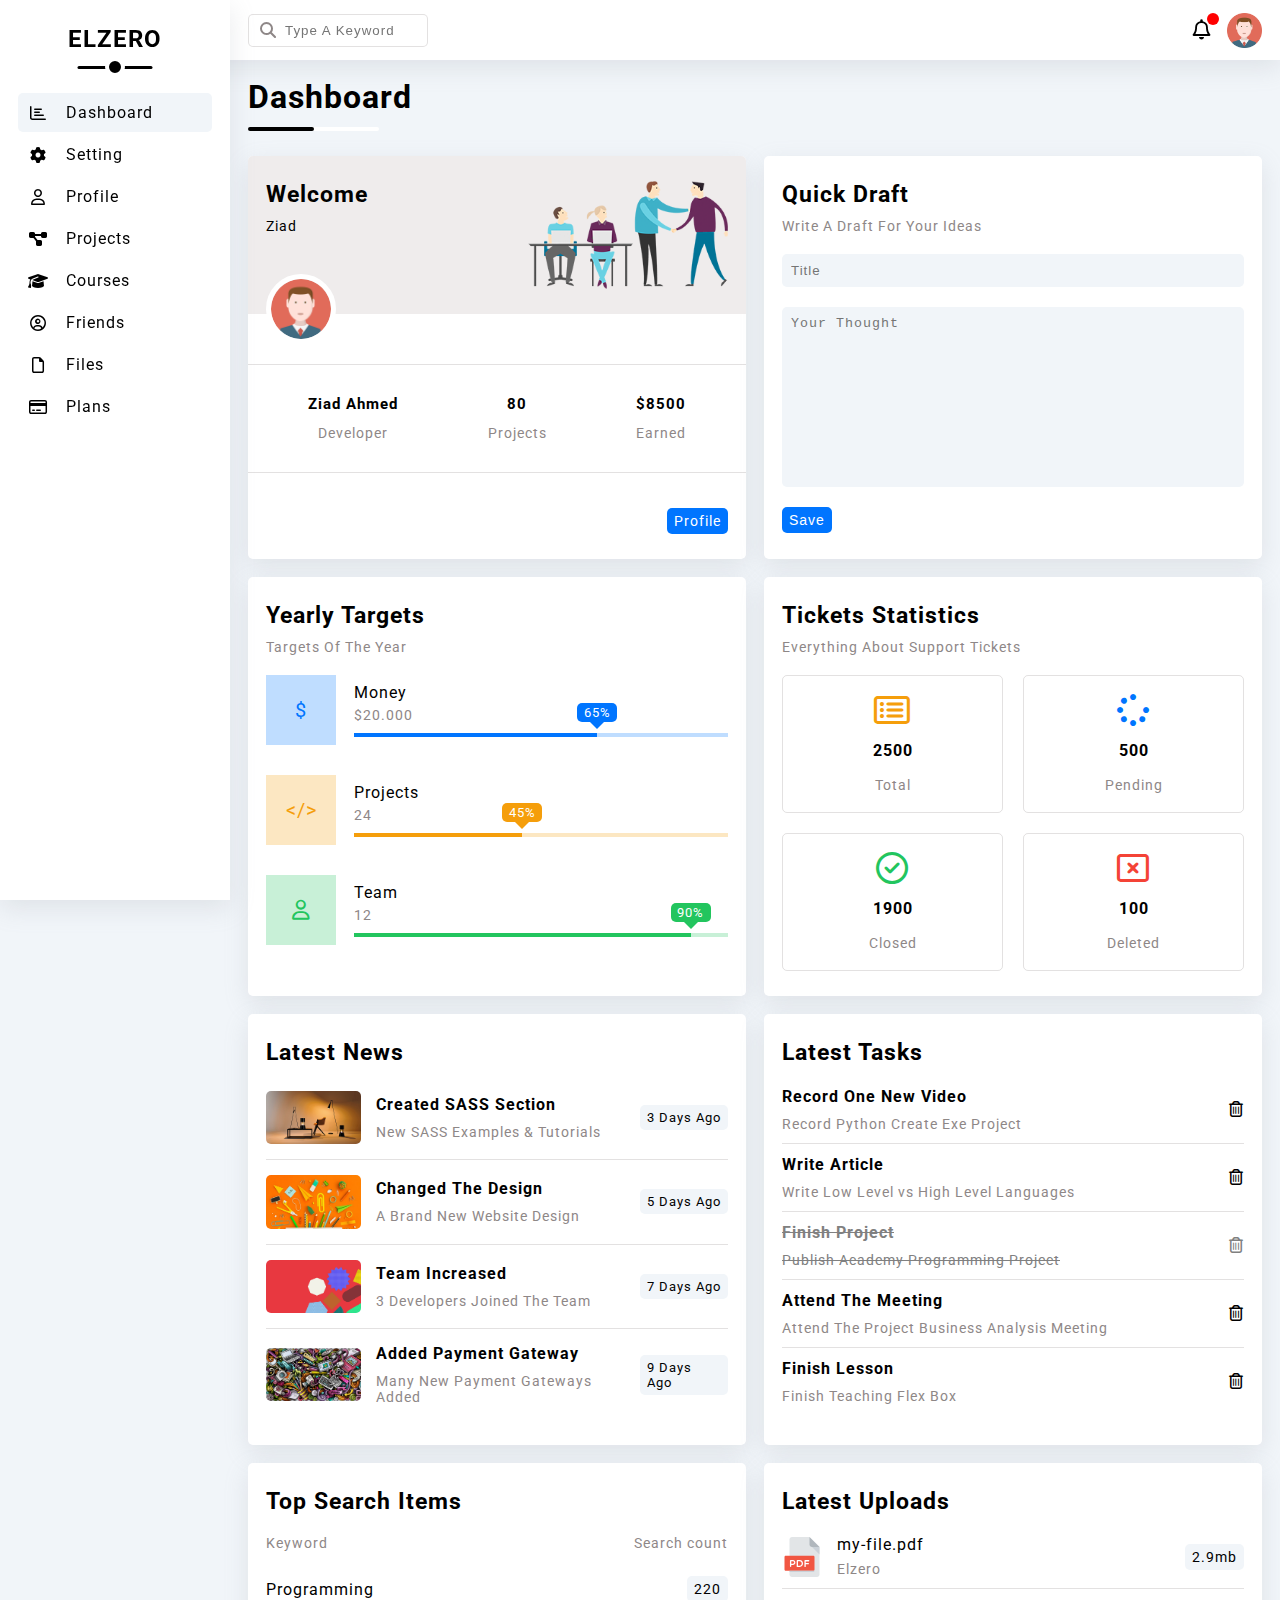
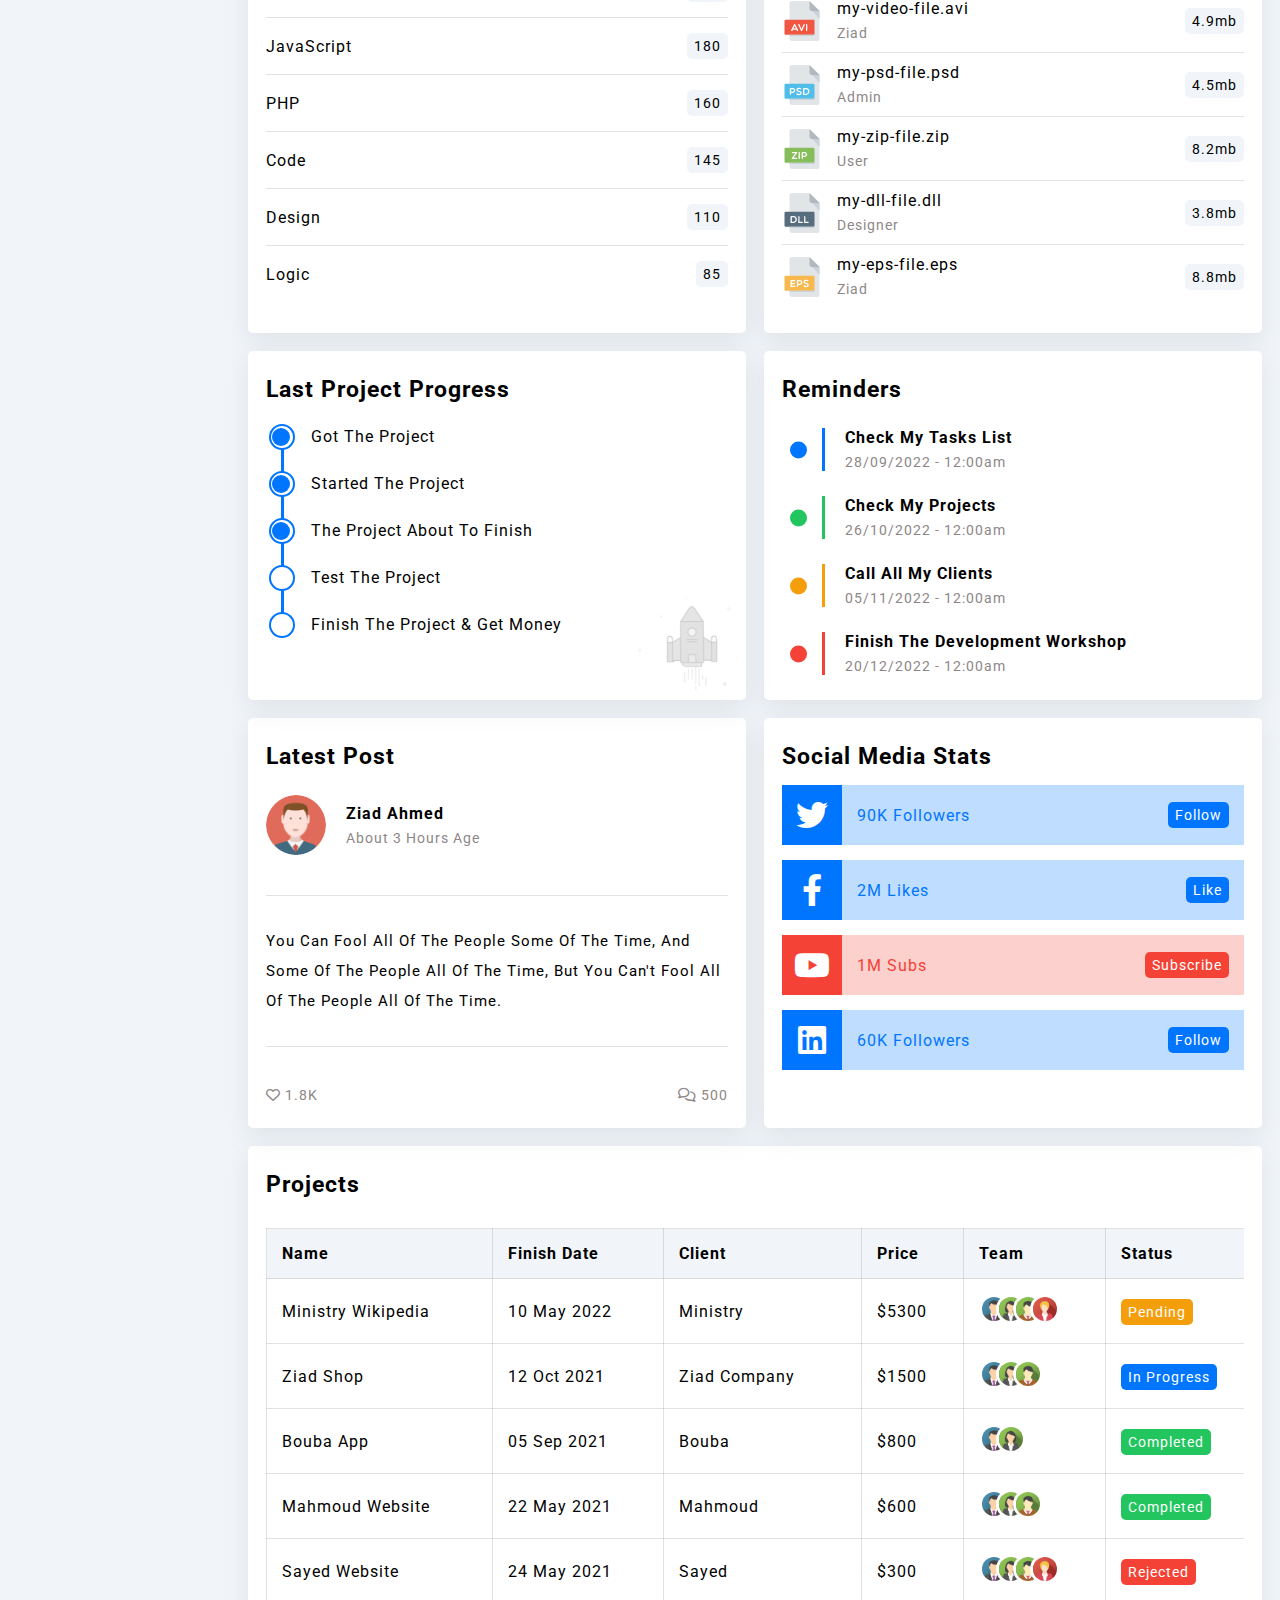
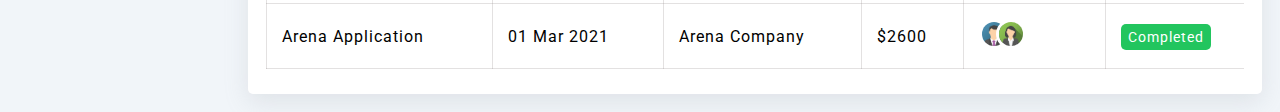
<file: index.html>
<!DOCTYPE html>
<html lang="en">
<head>
    <meta charset="UTF-8">
    <meta http-equiv="X-UA-Compatible" content="IE=edge">
    <meta name="viewport" content="width=device-width, initial-scale=1.0">
    <link rel="preconnect" href="https://fonts.googleapis.com">
    <link rel="preconnect" href="https://fonts.gstatic.com" crossorigin>
    <link href="https://fonts.googleapis.com/css2?family=Open+Sans:wght@300;400;500;600;700;800&family=Roboto:wght@100;300;400;500;700&display=swap" rel="stylesheet">
    <link rel="stylesheet" href="css/all.min.css">
    <link rel="stylesheet" href="css/main.css">
    <title>Dashboard</title>
</head>
<body class="bg-body">
    <aside class="bg-white shadow p-18">
        <h2>Elzero</h2>
        <ul>
            <li>
                <a href="index.html" class="active c-black rad-5">
                    <i class="fa-regular fa-chart-bar fa-fw"></i>
                    <span>Dashboard</span>
                </a>
            </li>
            <li>
                <a href="html/setting.html" class="c-black rad-5">
                    <i class="fa-solid fa-gear fa-fw"></i> 
                    <span>Setting</span>
                </a>
            </li>
            <li>
                <a href="html/profile.html" class="c-black rad-5">
                    <i class="fa-regular fa-user fa-fw"></i> 
                    <span>Profile</span>
                </a>
            </li>
            <li>
                <a href="html/projects.html" class="c-black rad-5">
                    <i class="fa-solid fa-diagram-project fa-fw"></i>
                    <span>Projects</span>
                </a>
            </li>
            <li>
                <a href="html/courses.html" class="c-black rad-5">
                    <i class="fa-solid fa-graduation-cap fa-fw"></i>
                    <span>Courses</span>
                </a>
            </li>
            <li>
                <a href="html/friends.html" class="c-black rad-5">
                    <i class="fa-regular fa-circle-user fa-fw"></i>
                    <span>Friends</span>
                </a>
            </li>
            <li>
                <a href="html/files.html" class="c-black rad-5">
                    <i class="fa-regular fa-file fa-fw"></i>
                    <span>Files</span>
                </a>
            </li>
            <li>
                <a href="html/plans.html" class="c-black rad-5">
                    <i class="fa-regular fa-credit-card fa-fw"></i>
                    <span>Plans</span>
                </a>
            </li>
        </ul>
    </aside>

    <nav class="flex-between bg-white shadow">
        <div class="search">
            <i class="fa-solid fa-magnifying-glass c-gray"></i>
            <input class="rad-5" type="search" placeholder="Type A Keyword">
        </div>
        <div class="notification flex-center">
            <i class="fa-regular fa-bell">
                <span class="rad-50"></span>
            </i>
            <img src="images/avatar.png" alt="avatar">
        </div>
    </nav>

    <div class="container">
        <div class="dashboard">
            <h1 class="heading">Dashboard</h1>
            <div class="content grid-2">
                <div class="welc bg-white shadow rad-5">
                    <div class="img flex-between p-18 bg-light-gray">
                        <div class="title">
                            <h3 class="section-title">Welcome</h3>
                            <p class="section-p c-black">Ziad</p>
                        </div>
                        <img class="welcome" src="images/welcome.png" alt="welcome image">
                        <img class="avatar rad-50" src="images/avatar.png" alt="avatar image">
                    </div>
                    <div class="info flex-between p-18 text-center">
                        <div>
                            <h4>Ziad Ahmed</h4>
                            <span class="c-gray">Developer</span>
                        </div>
                        <div>
                            <h4>80</h4>
                            <span class="c-gray">Projects</span>
                        </div>
                        <div>
                            <h4>$8500</h4>
                            <span class="c-gray">Earned</span>
                        </div>
                    </div>
                    <div class="btn p-18">
                        <a class="btn-shape c-white bg-blue" href="html/profile.html">Profile</a>
                    </div>
                </div>
                <div class="draft bg-white shadow rad-5 p-18">
                    <h3 class="section-title">Quick Draft</h3>
                    <p class="section-p c-gray">Write A Draft For Your Ideas</p>
                    <form>
                        <input class="bg-body rad-5" type="text" placeholder="Title">
                        <textarea class="bg-body rad-5" placeholder="Your Thought"></textarea>
                        <div class="text-right"><input class="btn-shape c-white bg-blue" type="submit" value="Save"></div>
                    </form>
                </div>
                <div class="target bg-white shadow rad-5 p-18">
                    <h3 class="section-title">Yearly Targets</h3>
                    <p class="section-p c-gray">Targets Of The Year</p>
                    <div class="boxs">
                        <div class="box one flex-start">
                            <div class="icon c-blue bg-light-blue flex-center">$</div>
                            <div class="info flex-1">
                                <div class="title">Money</div>
                                <div class="num c-gray">$20.000</div>
                                <div class="progress bg-light-blue">
                                    <span class="bg-blue" data-width="65%" style="width:65%"></span>
                                </div>
                            </div>
                        </div>
                        <div class="box two flex-start">
                            <div class="icon c-orange bg-light-orange flex-center">&lt;/&gt;</div>
                            <div class="info flex-1">
                                <div class="title">Projects</div>
                                <div class="num c-gray">24</div>
                                <div class="progress bg-light-orange">
                                    <span class="bg-orange" data-width="45%"  style="width:45%"></span>
                                </div>
                            </div>
                        </div>
                        <div class="box three flex-start">
                            <div class="icon c-green bg-light-green flex-center"><i class="fa-regular fa-user fa-fw"></i></div>
                            <div class="info flex-1">
                                <div class="title">Team</div>
                                <div class="num c-gray">12</div>
                                <div class="progress bg-light-green">
                                    <span class="bg-green" data-width="90%"  style="width:90%"></span>
                                </div>
                            </div>
                        </div>
                    </div>
                </div>
                <div class="tickets bg-white shadow rad-5 p-18">
                    <h3 class="section-title">Tickets Statistics</h3>
                    <p class="section-p c-gray">Everything About Support Tickets</p>
                    <div class="boxes">
                        <div class="box text-center rad-5">
                            <i class="fa-regular fa-rectangle-list fa-2x c-orange"></i>
                            <div>2500</div>
                            <span class="c-gray">Total</span>
                        </div>
                        <div class="box text-center rad-5">
                            <i class="fa-solid fa-spinner fa-2x c-blue"></i>
                            <div>500</div>
                            <span class="c-gray">Pending</span>
                        </div>
                        <div class="box text-center rad-5">
                            <i class="fa-regular fa-circle-check fa-2x c-green"></i>
                            <div>1900</div>
                            <span class="c-gray">Closed</span>
                        </div>
                        <div class="box text-center rad-5">
                            <i class="fa-regular fa-rectangle-xmark fa-2x c-red"></i>
                            <div>100</div>
                            <span class="c-gray">Deleted</span>
                        </div>
                    </div>
                </div>
                <div class="news bg-white shadow rad-5 p-18">
                    <h3 class="section-title">Latest News</h3>
                    <div class="box flex-start">
                        <img class="rad-5" src="images/news-01.png" alt="">
                        <div class="details flex-between flex-1">
                            <div class="info">
                                <h4>Created SASS Section</h4>
                                <p class="c-gray">New SASS Examples & Tutorials</p>
                            </div>
                            <span class="btn-shape bg-body">3 Days Ago</span>
                        </div>
                    </div>
                    <div class="box flex-start">
                        <img class="rad-5" src="images/news-02.png" alt="">
                        <div class="details flex-between flex-1">
                            <div class="info">
                                <h4>Changed The Design</h4>
                                <p class="c-gray">A Brand New Website Design</p>
                            </div>
                            <span class="btn-shape bg-body">5 Days Ago</span>
                        </div>
                    </div>
                    <div class="box flex-start">
                        <img class="rad-5" src="images/news-03.png" alt="">
                        <div class="details flex-between flex-1">
                            <div class="info">
                                <h4>Team Increased</h4>
                                <p class="c-gray">3 Developers Joined The Team</p>
                            </div>
                            <span class="btn-shape bg-body">7 Days Ago</span>
                        </div>
                    </div>
                    <div class="box flex-start">
                        <img class="rad-5" src="images/news-04.png" alt="">
                        <div class="details flex-between flex-1">
                            <div class="info">
                                <h4>Added Payment Gateway</h4>
                                <p class="c-gray">Many New Payment Gateways Added</p>
                            </div>
                            <span class="btn-shape bg-body">9 Days Ago</span>
                        </div>
                    </div>
                </div>
                <div class="tasks bg-white shadow rad-5 p-18">
                    <h3 class="section-title">Latest Tasks</h3>
                    <div class="box flex-between">
                        <div class="info">
                            <h4>Record One New Video</h4>
                            <p class="c-gray">Record Python Create Exe Project</p>
                        </div>
                        <i class="fa-regular fa-trash-can"></i>
                    </div>
                    <div class="box flex-between">
                        <div class="info">
                            <h4>Write Article</h4>
                            <p class="c-gray">Write Low Level vs High Level Languages</p>
                        </div>
                        <i class="fa-regular fa-trash-can"></i>
                    </div>
                    <div class="box flex-between done">
                        <div class="info">
                            <h4>Finish Project</h4>
                            <p class="c-gray">Publish Academy Programming Project</p>
                        </div>
                        <i class="fa-regular fa-trash-can"></i>
                    </div>
                    <div class="box flex-between">
                        <div class="info">
                            <h4>Attend The Meeting</h4>
                            <p class="c-gray">Attend The Project Business Analysis Meeting</p>
                        </div>
                        <i class="fa-regular fa-trash-can"></i>
                    </div>
                    <div class="box flex-between">
                        <div class="info">
                            <h4>Finish Lesson</h4>
                            <p class="c-gray">Finish Teaching Flex Box</p>
                        </div>
                        <i class="fa-regular fa-trash-can"></i>
                    </div>
                </div>
                <div class="search bg-white shadow rad-5 p-18">
                    <h3 class="section-title">Top Search Items</h3>
                    <p class="section-p flex-between c-gray">
                        <span>Keyword</span>
                        <span>Search count</span>
                    </p>
                    <div class="box flex-between">
                        <span>Programming</span>
                        <span class="btn-shape bg-body c-black">220</span>
                    </div>
                    <div class="box flex-between">
                        <span>JavaScript</span>
                        <span class="btn-shape bg-body c-black">180</span>
                    </div>
                    <div class="box flex-between">
                        <span>PHP</span>
                        <span class="btn-shape bg-body c-black">160</span>
                    </div>
                    <div class="box flex-between">
                        <span>Code</span>
                        <span class="btn-shape bg-body c-black">145</span>
                    </div>
                    <div class="box flex-between">
                        <span>Design</span>
                        <span class="btn-shape bg-body c-black">110</span>
                    </div>
                    <div class="box flex-between">
                        <span>Logic</span>
                        <span class="btn-shape bg-body c-black">85</span>
                    </div>
                </div>
                <div class="upload bg-white shadow rad-5 p-18">
                    <h2 class="section-title">Latest Uploads</h2>
                    <div class="box flex-start">
                        <img src="images/pdf.svg" alt="">
                        <div class="flex-between flex-1">
                            <div class="info">
                                <h4>my-file.pdf</h4>
                                <span class="c-gray">Elzero</span>
                            </div>
                            <span class="btn-shape c-black bg-body">2.9mb</span>
                        </div>
                    </div>
                    <div class="box flex-start">
                        <img src="images/avi.svg" alt="">
                        <div class="flex-between flex-1">
                            <div class="info">
                                <h4>my-video-file.avi</h4>
                                <span class="c-gray">Ziad</span>
                            </div>
                            <span class="btn-shape c-black bg-body">4.9mb</span>
                        </div>
                    </div>
                    <div class="box flex-start">
                        <img src="images/psd.svg" alt="">
                        <div class="flex-between flex-1">
                            <div class="info">
                                <h4>my-psd-file.psd</h4>
                                <span class="c-gray">Admin</span>
                            </div>
                            <span class="btn-shape c-black bg-body">4.5mb</span>
                        </div>
                    </div>
                    <div class="box flex-start">
                        <img src="images/zip.svg" alt="">
                        <div class="flex-between flex-1">
                            <div class="info">
                                <h4>my-zip-file.zip</h4>
                                <span class="c-gray">User</span>
                            </div>
                            <span class="btn-shape c-black bg-body">8.2mb</span>
                        </div>
                    </div>
                    <div class="box flex-start">
                        <img src="images/dll.svg" alt="">
                        <div class="flex-between flex-1">
                            <div class="info">
                                <h4>my-dll-file.dll</h4>
                                <span class="c-gray">Designer</span>
                            </div>
                            <span class="btn-shape c-black bg-body">3.8mb</span>
                        </div>
                    </div>
                    <div class="box flex-start">
                        <img src="images/eps.svg" alt="">
                        <div class="flex-between flex-1">
                            <div class="info">
                                <h4>my-eps-file.eps</h4>
                                <span class="c-gray">Ziad</span>
                            </div>
                            <span class="btn-shape c-black bg-body">8.8mb</span>
                        </div>
                    </div>
                </div>
                <div class="project bg-white shadow rad-5 p-18">
                    <h3 class="section-title">Last Project Progress</h3>
                    <ul>
                        <li class="done">Got The Project</li>
                        <li class="done">Started The Project</li>
                        <li class="done">The Project About To Finish</li>
                        <li class="in">Test The Project</li>
                        <li>Finish The Project & Get Money</li>
                    </ul>
                    <img src="images/project.png" alt="">
                </div>
                <div class="reminder bg-white shadow rad-5 p-18">
                    <h3 class="section-title">Reminders</h3>
                    <div class="box blue">
                        <h4>Check My Tasks List</h4>
                        <span class="c-gray">28/09/2022 - 12:00am</span>
                    </div>
                    <div class="box green">
                        <h4>Check My Projects</h4>
                        <span class="c-gray">26/10/2022 - 12:00am</span>
                    </div>
                    <div class="box orange">
                        <h4>Call All My Clients</h4>
                        <span class="c-gray">05/11/2022 - 12:00am</span>
                    </div>
                    <div class="box red">
                        <h4>Finish The Development Workshop</h4>
                        <span class="c-gray">20/12/2022 - 12:00am</span>
                    </div>
                </div>
                <div class="post bg-white shadow rad-5 p-18">
                    <h3 class="section-title">Latest Post</h3>
                    <header class="flex-start">
                        <img class="rad-50" src="images/avatar.png" alt="">
                        <div>
                            <h4>Ziad Ahmed</h4>
                            <span class="c-gray">About 3 Hours Age</span>
                        </div>
                    </header>
                    <p class="content">You Can Fool All Of The People Some Of The Time, And Some Of The People All Of The Time, But You Can't Fool All Of The People All Of The Time.</p>
                    <footer class="flex-between">
                        <div class="likes c-gray">
                            <i class="fa-regular fa-heart"></i>
                            <span>1.8K</span>
                        </div>
                        <div class="comments c-gray">
                            <i class="fa-regular fa-comments"></i>
                            <span>500</span>
                        </div>
                    </footer>
                </div>
                <div class="media bg-white shadow rad-5 p-18">
                    <h3 class="section-title">Social Media Stats</h3>
                    <div class="box flex-start">
                        <i class="fa-brands fa-twitter fa-2x c-white bg-blue flex-center"></i>
                        <div class="info flex-between flex-1 bg-light-blue">
                            <h4 class="c-blue"><span>90K</span> Followers</h4>
                            <span class="btn-shape bg-blue c-white">Follow</span>
                        </div>
                    </div>
                    <div class="box flex-start">
                        <i class="fa-brands fa-facebook-f fa-2x c-white bg-blue flex-center"></i>
                        <div class="info flex-between flex-1 bg-light-blue">
                            <h4 class="c-blue"><span>2M</span> Likes</h4>
                            <span class="btn-shape bg-blue c-white">Like</span>
                        </div>
                    </div>
                    <div class="box flex-start">
                        <i class="fa-brands fa-youtube fa-2x c-white bg-red flex-center"></i>
                        <div class="info flex-between flex-1 bg-light-red">
                            <h4 class="c-red"><span>1M</span> Subs</h4>
                            <span class="btn-shape bg-red c-white">Subscribe</span>
                        </div>
                    </div>
                    <div class="box flex-start">
                        <i class="fa-brands fa-linkedin fa-2x c-white bg-blue flex-center"></i>
                        <div class="info flex-between flex-1 bg-light-blue">
                            <h4 class="c-blue"><span>60K</span> Followers</h4>
                            <span class="btn-shape bg-blue c-white">Follow</span>
                        </div>
                    </div>
                </div>
            </div>
            <div class="table bg-white shadow rad-5 p-18">
                <h3 class="section-title">Projects</h3>
                <div class="responsive-table">
                    <table>
                        <thead class="bg-body">
                            <tr>
                                <th>Name</th>
                                <th>Finish Date</th>
                                <th>Client</th>
                                <th>Price</th>
                                <th>Team</th>
                                <th>Status</th>
                            </tr>
                        </thead>
                        <tbody>
                            <tr>
                                <td>Ministry Wikipedia</td>
                                <td>10 May 2022</td>
                                <td>Ministry</td>
                                <td>$5300</td>
                                <td>
                                    <img src="images/team-01.png" alt="">
                                    <img src="images/team-02.png" alt="">
                                    <img src="images/team-03.png" alt="">
                                    <img src="images/team-05.png" alt="">
                                </td>
                                <td>
                                    <span class="btn-shape c-white bg-orange">Pending</span>
                                </td>
                            </tr>
                            <tr>
                                <td>Ziad Shop</td>
                                <td>12 Oct 2021</td>
                                <td>Ziad Company</td>
                                <td>$1500</td>
                                <td>
                                    <img src="images/team-01.png" alt="">
                                    <img src="images/team-02.png" alt="">
                                    <img src="images/team-03.png" alt="">
                                </td>
                                <td>
                                    <span class="btn-shape c-white bg-blue">In Progress</span>
                                </td>
                            </tr>
                            <tr>
                                <td>Bouba App</td>
                                <td>05 Sep 2021</td>
                                <td>Bouba</td>
                                <td>$800</td>
                                <td>
                                    <img src="images/team-01.png" alt="">
                                    <img src="images/team-02.png" alt="">
                                </td>
                                <td>
                                    <span class="btn-shape c-white bg-green">Completed</span>
                                </td>
                            </tr>
                            <tr>
                                <td>Mahmoud Website</td>
                                <td>22 May 2021</td>
                                <td>Mahmoud</td>
                                <td>$600</td>
                                <td>
                                    <img src="images/team-01.png" alt="">
                                    <img src="images/team-02.png" alt="">
                                    <img src="images/team-03.png" alt="">
                                </td>
                                <td>
                                    <span class="btn-shape c-white bg-green">Completed</span>
                                </td>
                            </tr>
                            <tr>
                                <td>Sayed Website</td>
                                <td>24 May 2021</td>
                                <td>Sayed</td>
                                <td>$300</td>
                                <td>
                                    <img src="images/team-01.png" alt="">
                                    <img src="images/team-02.png" alt="">
                                    <img src="images/team-03.png" alt="">
                                    <img src="images/team-05.png" alt="">
                                </td>
                                <td>
                                    <span class="btn-shape c-white bg-red">Rejected</span>
                                </td>
                            </tr>
                            <tr>
                                <td>Arena Application</td>
                                <td>01 Mar 2021</td>
                                <td>Arena Company</td>
                                <td>$2600</td>
                                <td>
                                    <img src="images/team-01.png" alt="">
                                    <img src="images/team-02.png" alt="">
                                </td>
                                <td>
                                    <span class="btn-shape c-white bg-green">Completed</span>
                                </td>
                            </tr>
                        </tbody>
                    </table>
                </div>
            </div>
        </div>
    </div>

</body>
</html>
</file>
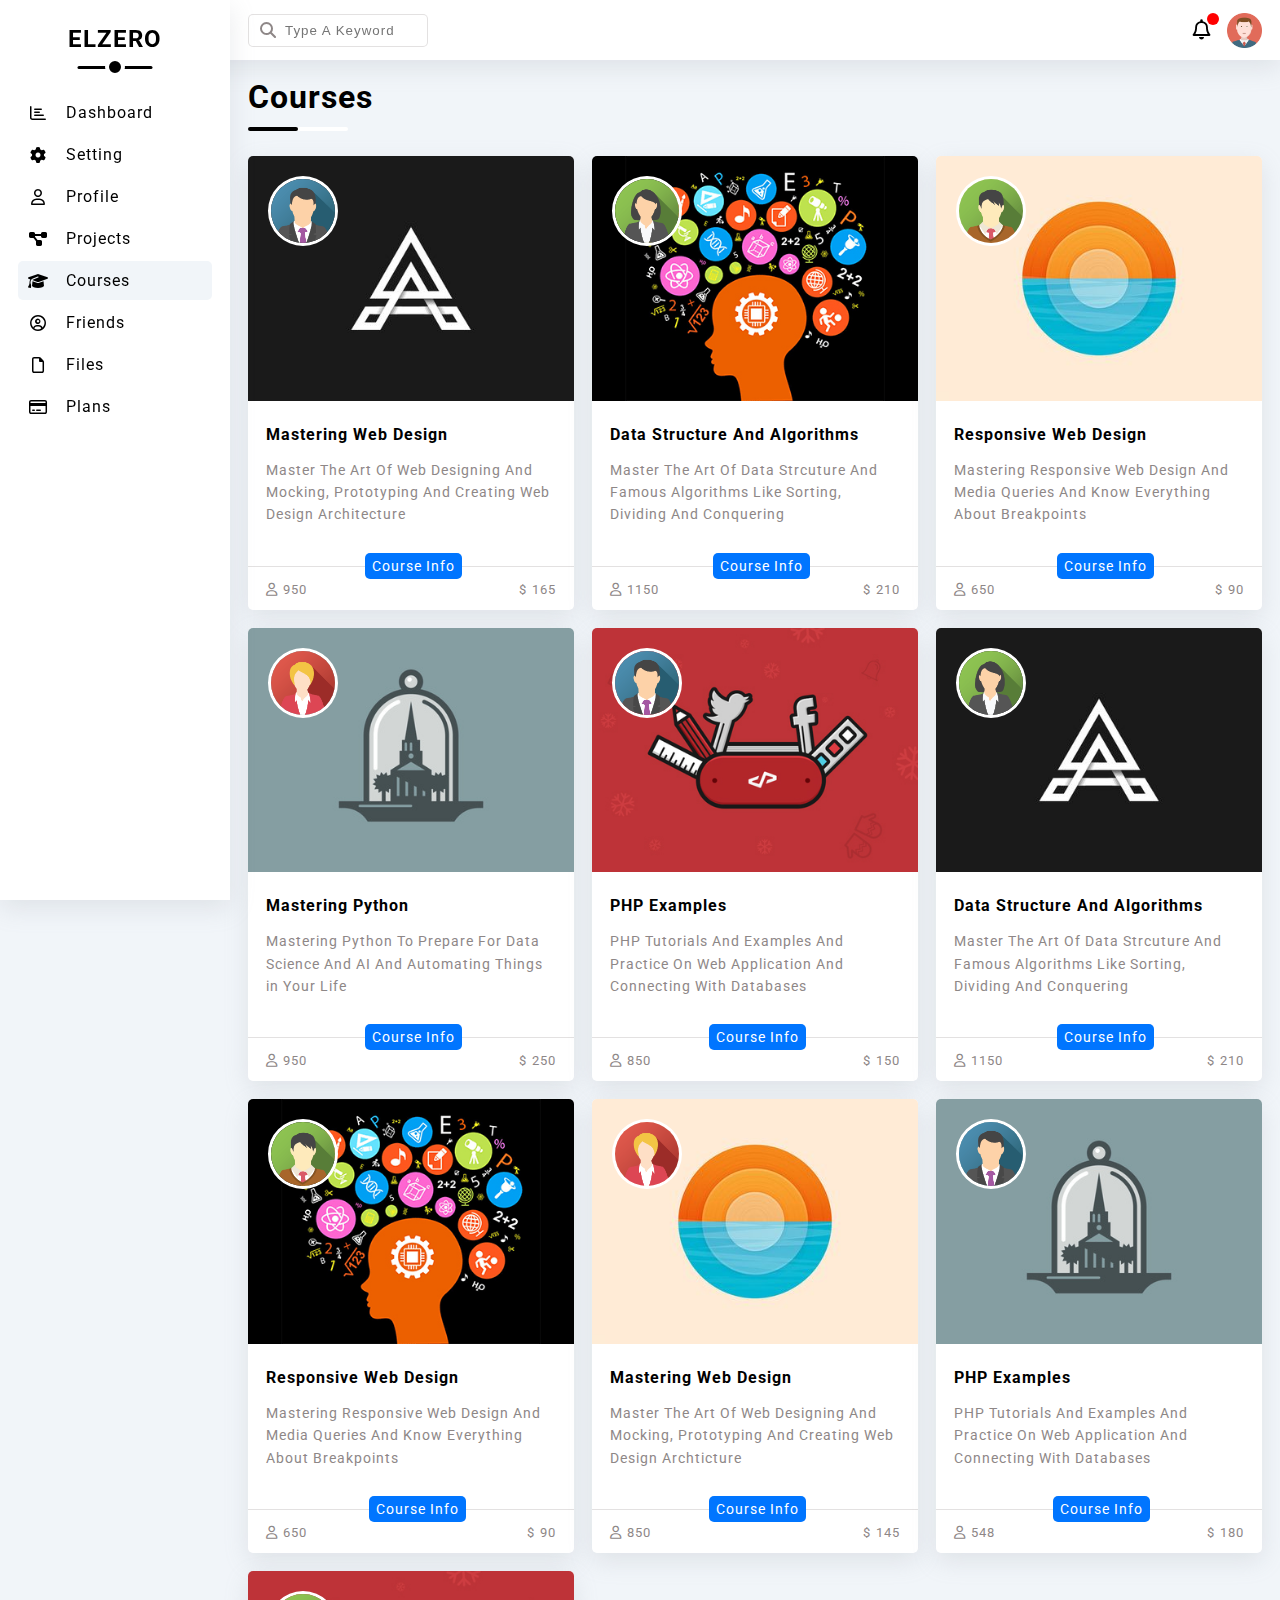
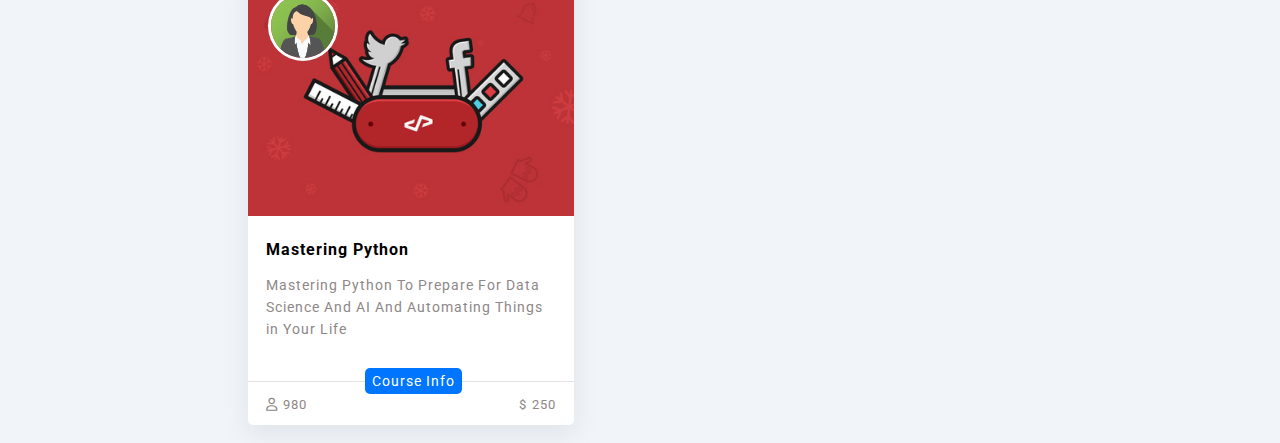
<file: html/courses.html>
<!DOCTYPE html>
<html lang="en">
<head>
    <meta charset="UTF-8">
    <meta http-equiv="X-UA-Compatible" content="IE=edge">
    <meta name="viewport" content="width=device-width, initial-scale=1.0">
    <link rel="preconnect" href="https://fonts.googleapis.com">
    <link rel="preconnect" href="https://fonts.gstatic.com" crossorigin>
    <link href="https://fonts.googleapis.com/css2?family=Open+Sans:wght@300;400;500;600;700;800&family=Roboto:wght@100;300;400;500;700&display=swap" rel="stylesheet">
    <link rel="stylesheet" href="../css/all.min.css">
    <link rel="stylesheet" href="../css/main.css">
    <title>Courses</title>
</head>
<body class="bg-body">
    <aside class="bg-white shadow p-18">
        <h2>Elzero</h2>
        <ul>
            <li>
                <a href="../index.html" class="c-black rad-5">
                    <i class="fa-regular fa-chart-bar fa-fw"></i>
                    <span>Dashboard</span>
                </a>
            </li>
            <li>
                <a href="setting.html" class="c-black rad-5">
                    <i class="fa-solid fa-gear fa-fw"></i> 
                    <span>Setting</span>
                </a>
            </li>
            <li>
                <a href="profile.html" class="c-black rad-5">
                    <i class="fa-regular fa-user fa-fw"></i> 
                    <span>Profile</span>
                </a>
            </li>
            <li>
                <a href="projects.html" class="c-black rad-5">
                    <i class="fa-solid fa-diagram-project fa-fw"></i>
                    <span>Projects</span>
                </a>
            </li>
            <li>
                <a href="courses.html" class="active c-black rad-5">
                    <i class="fa-solid fa-graduation-cap fa-fw"></i>
                    <span>Courses</span>
                </a>
            </li>
            <li>
                <a href="friends.html" class="c-black rad-5">
                    <i class="fa-regular fa-circle-user fa-fw"></i>
                    <span>Friends</span>
                </a>
            </li>
            <li>
                <a href="files.html" class="c-black rad-5">
                    <i class="fa-regular fa-file fa-fw"></i>
                    <span>Files</span>
                </a>
            </li>
            <li>
                <a href="plans.html" class="c-black rad-5">
                    <i class="fa-regular fa-credit-card fa-fw"></i>
                    <span>Plans</span>
                </a>
            </li>
        </ul>
    </aside>

    <nav class="flex-between bg-white shadow">
        <div class="search">
            <i class="fa-solid fa-magnifying-glass c-gray"></i>
            <input class="rad-5" type="search" placeholder="Type A Keyword">
        </div>
        <div class="notification flex-center">
            <i class="fa-regular fa-bell">
                <span class="rad-50"></span>
            </i>
            <img src="../images/avatar.png" alt="avatar">
        </div>
    </nav>

    <div class="container">
        <div class="courses">
            <h1 class="heading">Courses</h1>
            <div class="content grid-4">
                <div class="box rad-5 bg-white shadow">
                    <div class="image">
                        <img class="course-img" src="../images/course-01.jpg" alt="">
                        <img class="avatar rad-50" src="../images/team-01.png" alt="">
                    </div>
                    <div class="details">
                        <h3 class="section-title">Mastering Web Design</h3>
                        <p class="section-p c-gray">Master The Art Of Web Designing And Mocking, Prototyping And Creating Web Design Architecture</p>
                        <footer class="flex-between">
                            <div>
                                <i class="fa-regular fa-user c-gray"></i>
                                <span class="c-gray">950</span>
                            </div>
                            <span class="btn-shape c-white bg-blue">Course Info</span>
                            <div>
                                <span class="c-gray">$</span>
                                <span class="c-gray">165</span>
                            </div>
                        </footer>
                    </div>
                </div>
                <div class="box rad-5 bg-white shadow">
                    <div class="image">
                        <img class="course-img" src="../images/course-02.jpg" alt="">
                        <img class="avatar rad-50" src="../images/team-02.png" alt="">
                    </div>
                    <div class="details">
                        <h3 class="section-title">Data Structure And Algorithms</h3>
                        <p class="section-p c-gray">Master The Art Of Data Strcuture And Famous Algorithms Like Sorting, Dividing And Conquering</p>
                        <footer class="flex-between">
                            <div>
                                <i class="fa-regular fa-user c-gray"></i>
                                <span class="c-gray">1150</span>
                            </div>
                            <span class="btn-shape c-white bg-blue">Course Info</span>
                            <div>
                                <span class="c-gray">$</span>
                                <span class="c-gray">210</span>
                            </div>
                        </footer>
                    </div>
                </div>
                <div class="box rad-5 bg-white shadow">
                    <div class="image">
                        <img class="course-img" src="../images/course-03.jpg" alt="">
                        <img class="avatar rad-50" src="../images/team-03.png" alt="">
                    </div>
                    <div class="details">
                        <h3 class="section-title">Responsive Web Design</h3>
                        <p class="section-p c-gray">Mastering Responsive Web Design And Media Queries And Know Everything About Breakpoints</p>
                        <footer class="flex-between">
                            <div>
                                <i class="fa-regular fa-user c-gray"></i>
                                <span class="c-gray">650</span>
                            </div>
                            <span class="btn-shape c-white bg-blue">Course Info</span>
                            <div>
                                <span class="c-gray">$</span>
                                <span class="c-gray">90</span>
                            </div>
                        </footer>
                    </div>
                </div>
                <div class="box rad-5 bg-white shadow">
                    <div class="image">
                        <img class="course-img" src="../images/course-04.jpg" alt="">
                        <img class="avatar rad-50" src="../images/team-05.png" alt="">
                    </div>
                    <div class="details">
                        <h3 class="section-title">Mastering Python</h3>
                        <p class="section-p c-gray">Mastering Python To Prepare For Data Science And AI And Automating Things in Your Life</p>
                        <footer class="flex-between">
                            <div>
                                <i class="fa-regular fa-user c-gray"></i>
                                <span class="c-gray">950</span>
                            </div>
                            <span class="btn-shape c-white bg-blue">Course Info</span>
                            <div>
                                <span class="c-gray">$</span>
                                <span class="c-gray">250</span>
                            </div>
                        </footer>
                    </div>
                </div>
                <div class="box rad-5 bg-white shadow">
                    <div class="image">
                        <img class="course-img" src="../images/course-05.jpg" alt="">
                        <img class="avatar rad-50" src="../images/team-01.png" alt="">
                    </div>
                    <div class="details">
                        <h3 class="section-title">PHP Examples</h3>
                        <p class="section-p c-gray">PHP Tutorials And Examples And Practice On Web Application And Connecting With Databases</p>
                        <footer class="flex-between">
                            <div>
                                <i class="fa-regular fa-user c-gray"></i>
                                <span class="c-gray">850</span>
                            </div>
                            <span class="btn-shape c-white bg-blue">Course Info</span>
                            <div>
                                <span class="c-gray">$</span>
                                <span class="c-gray">150</span>
                            </div>
                        </footer>
                    </div>
                </div>
                <div class="box rad-5 bg-white shadow">
                    <div class="image">
                        <img class="course-img" src="../images/course-01.jpg" alt="">
                        <img class="avatar rad-50" src="../images/team-02.png" alt="">
                    </div>
                    <div class="details">
                        <h3 class="section-title">Data Structure And Algorithms</h3>
                        <p class="section-p c-gray">Master The Art Of Data Strcuture And Famous Algorithms Like Sorting, Dividing And Conquering</p>
                        <footer class="flex-between">
                            <div>
                                <i class="fa-regular fa-user c-gray"></i>
                                <span class="c-gray">1150</span>
                            </div>
                            <span class="btn-shape c-white bg-blue">Course Info</span>
                            <div>
                                <span class="c-gray">$</span>
                                <span class="c-gray">210</span>
                            </div>
                        </footer>
                    </div>
                </div>
                <div class="box rad-5 bg-white shadow">
                    <div class="image">
                        <img class="course-img" src="../images/course-02.jpg" alt="">
                        <img class="avatar rad-50" src="../images/team-03.png" alt="">
                    </div>
                    <div class="details">
                        <h3 class="section-title">Responsive Web Design</h3>
                        <p class="section-p c-gray">Mastering Responsive Web Design And Media Queries And Know Everything About Breakpoints</p>
                        <footer class="flex-between">
                            <div>
                                <i class="fa-regular fa-user c-gray"></i>
                                <span class="c-gray">650</span>
                            </div>
                            <span class="btn-shape c-white bg-blue">Course Info</span>
                            <div>
                                <span class="c-gray">$</span>
                                <span class="c-gray">90</span>
                            </div>
                        </footer>
                    </div>
                </div>
                <div class="box rad-5 bg-white shadow">
                    <div class="image">
                        <img class="course-img" src="../images/course-03.jpg" alt="">
                        <img class="avatar rad-50" src="../images/team-05.png" alt="">
                    </div>
                    <div class="details">
                        <h3 class="section-title">Mastering Web Design</h3>
                        <p class="section-p c-gray">Master The Art Of Web Designing And Mocking, Prototyping And Creating Web Design Archticture</p>
                        <footer class="flex-between">
                            <div>
                                <i class="fa-regular fa-user c-gray"></i>
                                <span class="c-gray">850</span>
                            </div>
                            <span class="btn-shape c-white bg-blue">Course Info</span>
                            <div>
                                <span class="c-gray">$</span>
                                <span class="c-gray">145</span>
                            </div>
                        </footer>
                    </div>
                </div>
                <div class="box rad-5 bg-white shadow">
                    <div class="image">
                        <img class="course-img" src="../images/course-04.jpg" alt="">
                        <img class="avatar rad-50" src="../images/team-01.png" alt="">
                    </div>
                    <div class="details">
                        <h3 class="section-title">PHP Examples</h3>
                        <p class="section-p c-gray">PHP Tutorials And Examples And Practice On Web Application And Connecting With Databases</p>
                        <footer class="flex-between">
                            <div>
                                <i class="fa-regular fa-user c-gray"></i>
                                <span class="c-gray">548</span>
                            </div>
                            <span class="btn-shape c-white bg-blue">Course Info</span>
                            <div>
                                <span class="c-gray">$</span>
                                <span class="c-gray">180</span>
                            </div>
                        </footer>
                    </div>
                </div>
                <div class="box rad-5 bg-white shadow">
                    <div class="image">
                        <img class="course-img" src="../images/course-05.jpg" alt="">
                        <img class="avatar rad-50" src="../images/team-02.png" alt="">
                    </div>
                    <div class="details">
                        <h3 class="section-title">Mastering Python</h3>
                        <p class="section-p c-gray">Mastering Python To Prepare For Data Science And AI And Automating Things in Your Life</p>
                        <footer class="flex-between">
                            <div>
                                <i class="fa-regular fa-user c-gray"></i>
                                <span class="c-gray">980</span>
                            </div>
                            <span class="btn-shape c-white bg-blue">Course Info</span>
                            <div>
                                <span class="c-gray">$</span>
                                <span class="c-gray">250</span>
                            </div>
                        </footer>
                    </div>
                </div>

            </div>
        </div>
    </div>

</body>
</html>
</file>
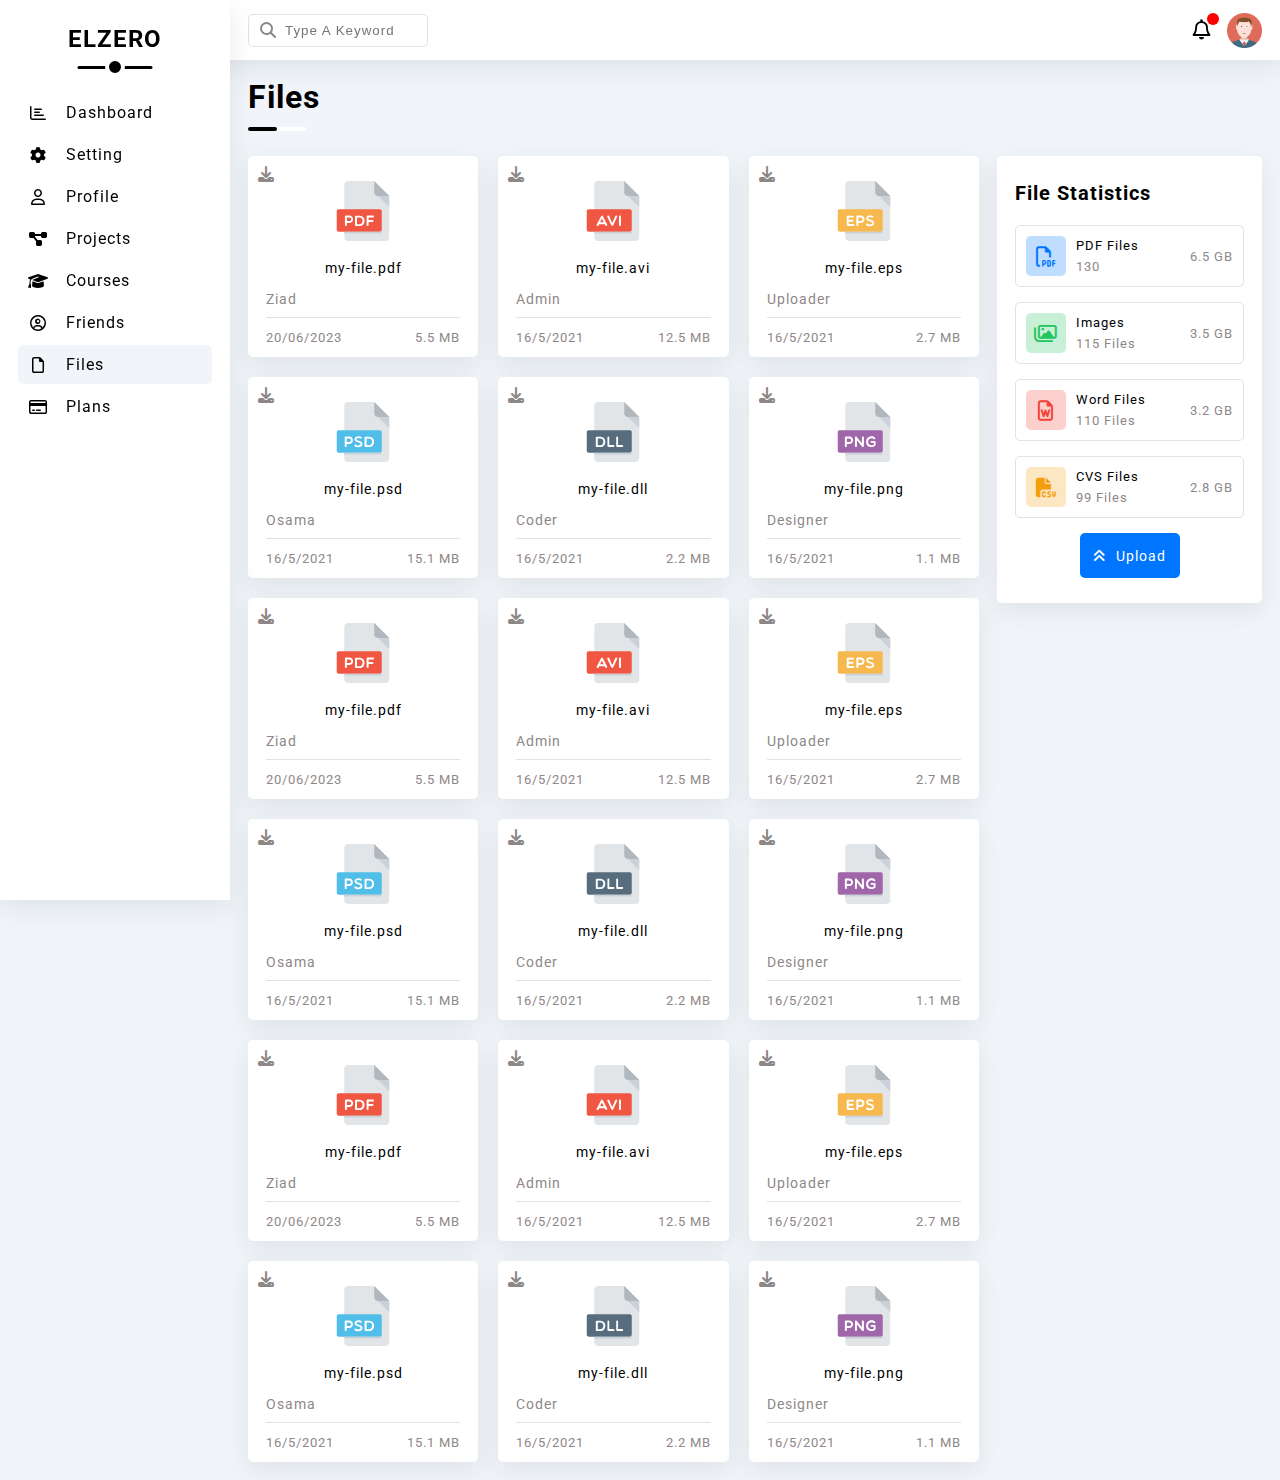
<file: html/files.html>
<!DOCTYPE html>
<html lang="en">
<head>
    <meta charset="UTF-8">
    <meta http-equiv="X-UA-Compatible" content="IE=edge">
    <meta name="viewport" content="width=device-width, initial-scale=1.0">
    <link rel="preconnect" href="https://fonts.googleapis.com">
    <link rel="preconnect" href="https://fonts.gstatic.com" crossorigin>
    <link href="https://fonts.googleapis.com/css2?family=Open+Sans:wght@300;400;500;600;700;800&family=Roboto:wght@100;300;400;500;700&display=swap" rel="stylesheet">
    <link rel="stylesheet" href="../css/all.min.css">
    <link rel="stylesheet" href="../css/main.css">
    <title>Files</title>
</head>
<body class="bg-body">
    <aside class="bg-white shadow p-18">
        <h2>Elzero</h2>
        <ul>
            <li>
                <a href="../index.html" class="c-black rad-5">
                    <i class="fa-regular fa-chart-bar fa-fw"></i>
                    <span>Dashboard</span>
                </a>
            </li>
            <li>
                <a href="setting.html" class="c-black rad-5">
                    <i class="fa-solid fa-gear fa-fw"></i> 
                    <span>Setting</span>
                </a>
            </li>
            <li>
                <a href="profile.html" class="c-black rad-5">
                    <i class="fa-regular fa-user fa-fw"></i> 
                    <span>Profile</span>
                </a>
            </li>
            <li>
                <a href="projects.html" class="c-black rad-5">
                    <i class="fa-solid fa-diagram-project fa-fw"></i>
                    <span>Projects</span>
                </a>
            </li>
            <li>
                <a href="courses.html" class="c-black rad-5">
                    <i class="fa-solid fa-graduation-cap fa-fw"></i>
                    <span>Courses</span>
                </a>
            </li>
            <li>
                <a href="friends.html" class="c-black rad-5">
                    <i class="fa-regular fa-circle-user fa-fw"></i>
                    <span>Friends</span>
                </a>
            </li>
            <li>
                <a href="files.html" class="active c-black rad-5">
                    <i class="fa-regular fa-file fa-fw"></i>
                    <span>Files</span>
                </a>
            </li>
            <li>
                <a href="plans.html" class="c-black rad-5">
                    <i class="fa-regular fa-credit-card fa-fw"></i>
                    <span>Plans</span>
                </a>
            </li>
        </ul>
    </aside>

    <nav class="flex-between bg-white shadow">
        <div class="search">
            <i class="fa-solid fa-magnifying-glass c-gray"></i>
            <input class="rad-5" type="search" placeholder="Type A Keyword">
        </div>
        <div class="notification flex-center">
            <i class="fa-regular fa-bell">
                <span class="rad-50"></span>
            </i>
            <img src="../images/avatar.png" alt="avatar">
        </div>
    </nav>

    <div class="container">
        <div class="files">
            <h1 class="heading">Files</h1>
            <div class="content">
                <div class="boxes flex-1">
                    <div class="box p-18 bg-white rad-5 shadow">
                        <i class="fa-solid fa-download c-gray"></i>
                        <div class="text-center">
                            <img src="../images/pdf.svg" alt="">
                            <h6>my-file.pdf</h6>
                            <div class="c-gray text-left">Ziad</div>
                        </div>
                        <footer class="flex-between c-gray">
                            <span>20/06/2023</span>
                            <span>5.5 MB</span>
                        </footer>
                    </div>
                    <div class="box p-18 bg-white rad-5 shadow">
                        <i class="fa-solid fa-download c-gray"></i>
                        <div class="text-center">
                            <img src="../images/avi.svg" alt="">
                            <h6>my-file.avi</h6>
                            <div class="c-gray text-left">Admin</div>
                        </div>
                        <footer class="flex-between c-gray">
                            <span>16/5/2021</span>
                            <span>12.5 MB</span>
                        </footer>
                    </div>
                    <div class="box p-18 bg-white rad-5 shadow">
                        <i class="fa-solid fa-download c-gray"></i>
                        <div class="text-center">
                            <img src="../images/eps.svg" alt="">
                            <h6>my-file.eps</h6>
                            <div class="c-gray text-left">Uploader</div>
                        </div>
                        <footer class="flex-between c-gray">
                            <span>16/5/2021</span>
                            <span>2.7 MB</span>
                        </footer>
                    </div>
                    <div class="box p-18 bg-white rad-5 shadow">
                        <i class="fa-solid fa-download c-gray"></i>
                        <div class="text-center">
                            <img src="../images/psd.svg" alt="">
                            <h6>my-file.psd</h6>
                            <div class="c-gray text-left">Osama</div>
                        </div>
                        <footer class="flex-between c-gray">
                            <span>16/5/2021</span>
                            <span>15.1 MB</span>
                        </footer>
                    </div>
                    <div class="box p-18 bg-white rad-5 shadow">
                        <i class="fa-solid fa-download c-gray"></i>
                        <div class="text-center">
                            <img src="../images/dll.svg" alt="">
                            <h6>my-file.dll</h6>
                            <div class="c-gray text-left">Coder</div>
                        </div>
                        <footer class="flex-between c-gray">
                            <span>16/5/2021</span>
                            <span>2.2 MB</span>
                        </footer>
                    </div>
                    <div class="box p-18 bg-white rad-5 shadow">
                        <i class="fa-solid fa-download c-gray"></i>
                        <div class="text-center">
                            <img src="../images/png.svg" alt="">
                            <h6>my-file.png</h6>
                            <div class="c-gray text-left">Designer</div>
                        </div>
                        <footer class="flex-between c-gray">
                            <span>16/5/2021</span>
                            <span>1.1 MB</span>
                        </footer>
                    </div>
                    <div class="box p-18 bg-white rad-5 shadow">
                        <i class="fa-solid fa-download c-gray"></i>
                        <div class="text-center">
                            <img src="../images/pdf.svg" alt="">
                            <h6>my-file.pdf</h6>
                            <div class="c-gray text-left">Ziad</div>
                        </div>
                        <footer class="flex-between c-gray">
                            <span>20/06/2023</span>
                            <span>5.5 MB</span>
                        </footer>
                    </div>
                    <div class="box p-18 bg-white rad-5 shadow">
                        <i class="fa-solid fa-download c-gray"></i>
                        <div class="text-center">
                            <img src="../images/avi.svg" alt="">
                            <h6>my-file.avi</h6>
                            <div class="c-gray text-left">Admin</div>
                        </div>
                        <footer class="flex-between c-gray">
                            <span>16/5/2021</span>
                            <span>12.5 MB</span>
                        </footer>
                    </div>
                    <div class="box p-18 bg-white rad-5 shadow">
                        <i class="fa-solid fa-download c-gray"></i>
                        <div class="text-center">
                            <img src="../images/eps.svg" alt="">
                            <h6>my-file.eps</h6>
                            <div class="c-gray text-left">Uploader</div>
                        </div>
                        <footer class="flex-between c-gray">
                            <span>16/5/2021</span>
                            <span>2.7 MB</span>
                        </footer>
                    </div>
                    <div class="box p-18 bg-white rad-5 shadow">
                        <i class="fa-solid fa-download c-gray"></i>
                        <div class="text-center">
                            <img src="../images/psd.svg" alt="">
                            <h6>my-file.psd</h6>
                            <div class="c-gray text-left">Osama</div>
                        </div>
                        <footer class="flex-between c-gray">
                            <span>16/5/2021</span>
                            <span>15.1 MB</span>
                        </footer>
                    </div>
                    <div class="box p-18 bg-white rad-5 shadow">
                        <i class="fa-solid fa-download c-gray"></i>
                        <div class="text-center">
                            <img src="../images/dll.svg" alt="">
                            <h6>my-file.dll</h6>
                            <div class="c-gray text-left">Coder</div>
                        </div>
                        <footer class="flex-between c-gray">
                            <span>16/5/2021</span>
                            <span>2.2 MB</span>
                        </footer>
                    </div>
                    <div class="box p-18 bg-white rad-5 shadow">
                        <i class="fa-solid fa-download c-gray"></i>
                        <div class="text-center">
                            <img src="../images/png.svg" alt="">
                            <h6>my-file.png</h6>
                            <div class="c-gray text-left">Designer</div>
                        </div>
                        <footer class="flex-between c-gray">
                            <span>16/5/2021</span>
                            <span>1.1 MB</span>
                        </footer>
                    </div>
                    <div class="box p-18 bg-white rad-5 shadow">
                        <i class="fa-solid fa-download c-gray"></i>
                        <div class="text-center">
                            <img src="../images/pdf.svg" alt="">
                            <h6>my-file.pdf</h6>
                            <div class="c-gray text-left">Ziad</div>
                        </div>
                        <footer class="flex-between c-gray">
                            <span>20/06/2023</span>
                            <span>5.5 MB</span>
                        </footer>
                    </div>
                    <div class="box p-18 bg-white rad-5 shadow">
                        <i class="fa-solid fa-download c-gray"></i>
                        <div class="text-center">
                            <img src="../images/avi.svg" alt="">
                            <h6>my-file.avi</h6>
                            <div class="c-gray text-left">Admin</div>
                        </div>
                        <footer class="flex-between c-gray">
                            <span>16/5/2021</span>
                            <span>12.5 MB</span>
                        </footer>
                    </div>
                    <div class="box p-18 bg-white rad-5 shadow">
                        <i class="fa-solid fa-download c-gray"></i>
                        <div class="text-center">
                            <img src="../images/eps.svg" alt="">
                            <h6>my-file.eps</h6>
                            <div class="c-gray text-left">Uploader</div>
                        </div>
                        <footer class="flex-between c-gray">
                            <span>16/5/2021</span>
                            <span>2.7 MB</span>
                        </footer>
                    </div>
                    <div class="box p-18 bg-white rad-5 shadow">
                        <i class="fa-solid fa-download c-gray"></i>
                        <div class="text-center">
                            <img src="../images/psd.svg" alt="">
                            <h6>my-file.psd</h6>
                            <div class="c-gray text-left">Osama</div>
                        </div>
                        <footer class="flex-between c-gray">
                            <span>16/5/2021</span>
                            <span>15.1 MB</span>
                        </footer>
                    </div>
                    <div class="box p-18 bg-white rad-5 shadow">
                        <i class="fa-solid fa-download c-gray"></i>
                        <div class="text-center">
                            <img src="../images/dll.svg" alt="">
                            <h6>my-file.dll</h6>
                            <div class="c-gray text-left">Coder</div>
                        </div>
                        <footer class="flex-between c-gray">
                            <span>16/5/2021</span>
                            <span>2.2 MB</span>
                        </footer>
                    </div>
                    <div class="box p-18 bg-white rad-5 shadow">
                        <i class="fa-solid fa-download c-gray"></i>
                        <div class="text-center">
                            <img src="../images/png.svg" alt="">
                            <h6>my-file.png</h6>
                            <div class="c-gray text-left">Designer</div>
                        </div>
                        <footer class="flex-between c-gray">
                            <span>16/5/2021</span>
                            <span>1.1 MB</span>
                        </footer>
                    </div>
                </div>
                <div class="statics p-18 bg-white shadow rad-5">
                    <h3 class="section-title">File Statistics</h3>
                    <div class="box rad-5 flex-between">
                        <i class="fa-regular fa-file-pdf fa-lg flex-center c-blue bg-light-blue rad-5"></i>
                        <div class="flex-1 flex-between">
                            <div>
                                <h6>PDF Files</h6>
                                <span class="c-gray">130</span>
                            </div>
                            <span class="c-gray">6.5 GB</span>
                        </div>
                    </div>
                    <div class="box rad-5 flex-between">
                        <i class="fa-regular fa-images fa-lg flex-center c-green bg-light-green rad-5"></i>
                        <div class="flex-1 flex-between">
                            <div>
                                <h6>Images</h6>
                                <span class="c-gray">115 Files</span>
                            </div>
                            <span class="c-gray">3.5 GB</span>
                        </div>
                    </div>
                    <div class="box rad-5 flex-between">
                        <i class="fa-regular fa-file-word fa-lg flex-center c-red bg-light-red rad-5"></i>
                        <div class="flex-1 flex-between">
                            <div>
                                <h6>Word Files</h6>
                                <span class="c-gray">110 Files</span>
                            </div>
                            <span class="c-gray">3.2 GB</span>
                        </div>
                    </div>
                    <div class="box rad-5 flex-between">
                        <i class="fa-solid fa-file-csv fa-lg  flex-center c-orange bg-light-orange rad-5"></i>
                        <div class="flex-1 flex-between">
                            <div>
                                <h6>CVS Files</h6>
                                <span class="c-gray">99 Files</span>
                            </div>
                            <span class="c-gray">2.8 GB</span>
                        </div>
                    </div>
                    <div class="upload btn-shape c-white bg-blue flex-center">
                        <i class="fa-solid fa-angles-up"></i>
                        <span>Upload</span>
                    </div>
                </div>
            </div>
        </div>
    </div>

</body>
</html>
</file>
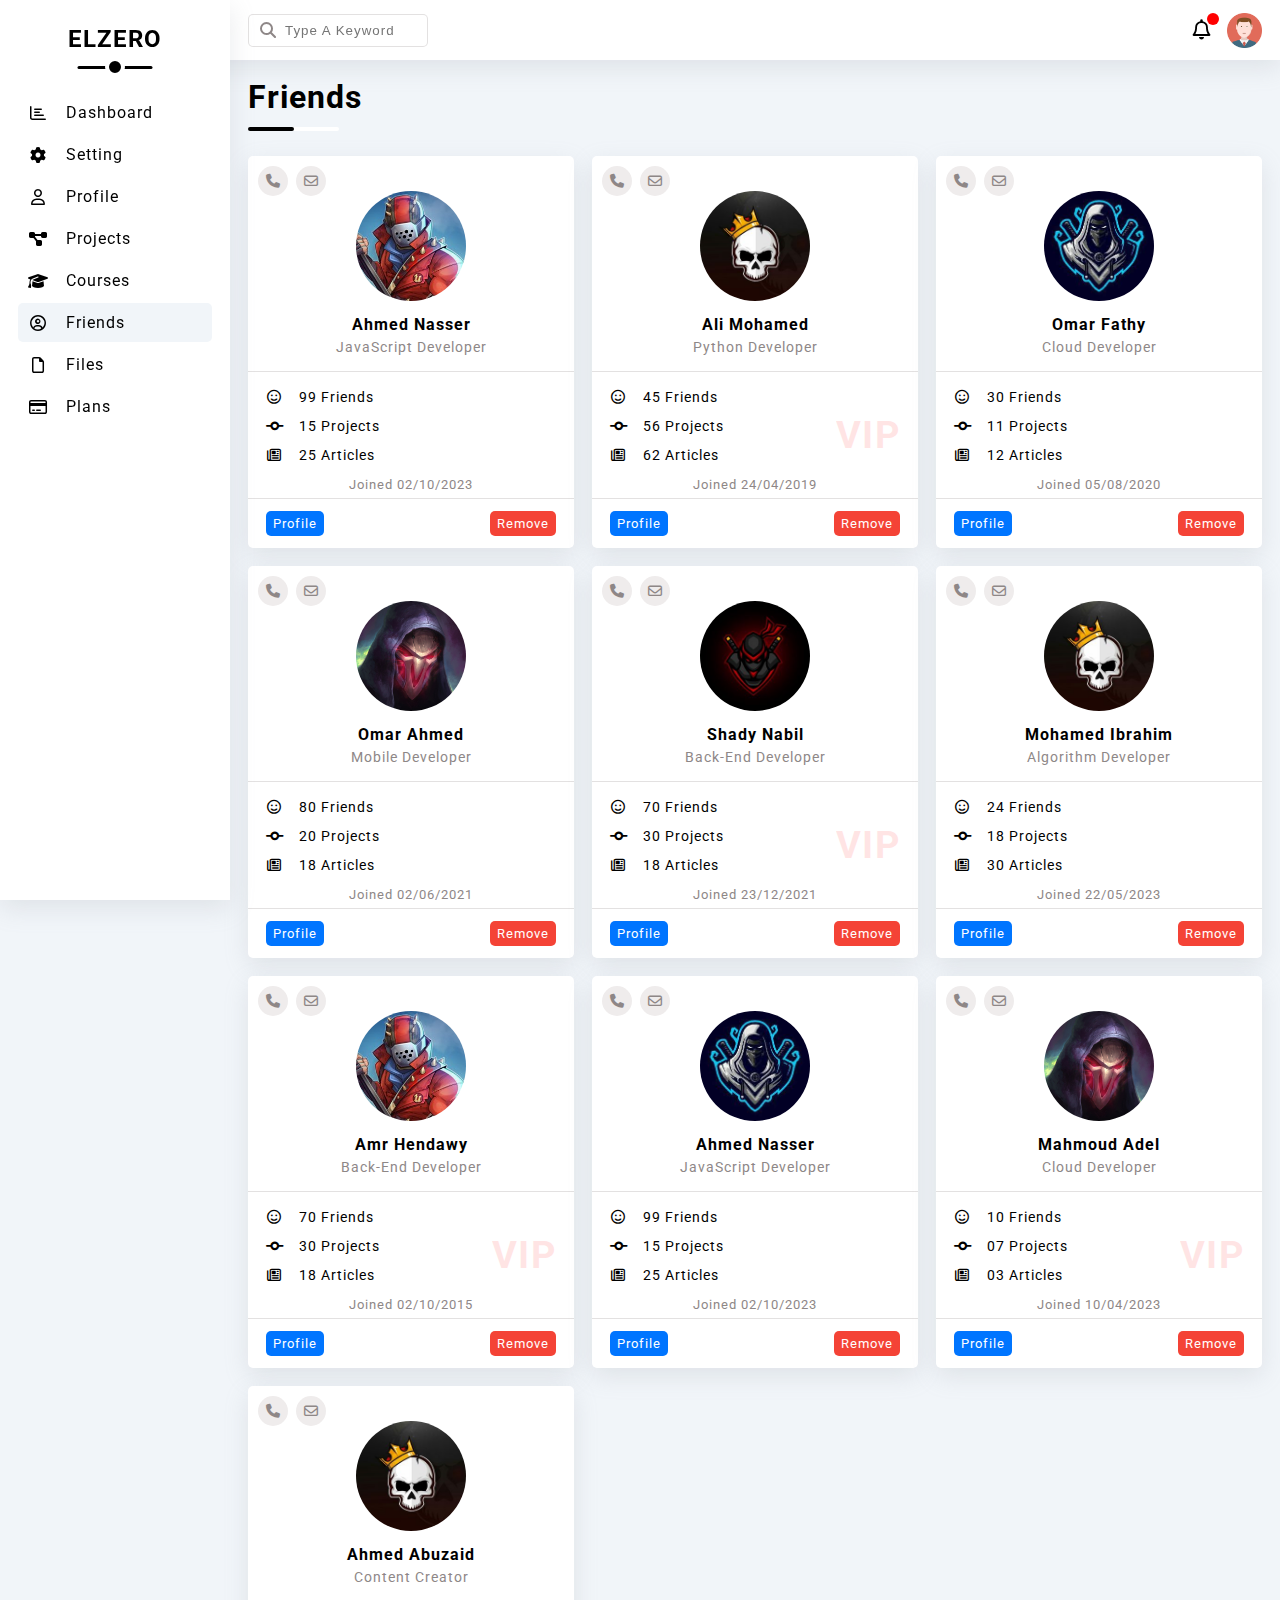
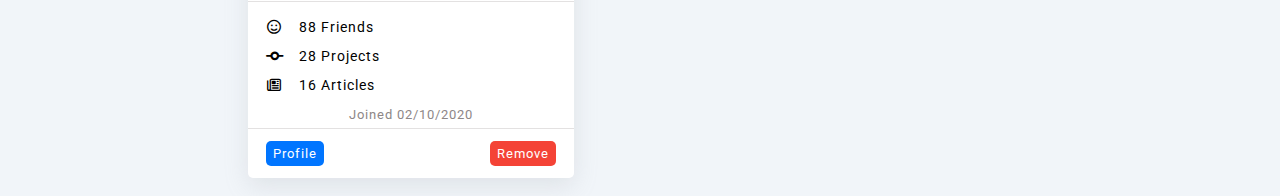
<file: html/friends.html>
<!DOCTYPE html>
<html lang="en">
<head>
    <meta charset="UTF-8">
    <meta http-equiv="X-UA-Compatible" content="IE=edge">
    <meta name="viewport" content="width=device-width, initial-scale=1.0">
    <link rel="preconnect" href="https://fonts.googleapis.com">
    <link rel="preconnect" href="https://fonts.gstatic.com" crossorigin>
    <link href="https://fonts.googleapis.com/css2?family=Open+Sans:wght@300;400;500;600;700;800&family=Roboto:wght@100;300;400;500;700&display=swap" rel="stylesheet">
    <link rel="stylesheet" href="../css/all.min.css">
    <link rel="stylesheet" href="../css/main.css">
    <title>Friends</title>
</head>
<body class="bg-body">
    <aside class="bg-white shadow p-18">
        <h2>Elzero</h2>
        <ul>
            <li>
                <a href="../index.html" class="c-black rad-5">
                    <i class="fa-regular fa-chart-bar fa-fw"></i>
                    <span>Dashboard</span>
                </a>
            </li>
            <li>
                <a href="setting.html" class="c-black rad-5">
                    <i class="fa-solid fa-gear fa-fw"></i> 
                    <span>Setting</span>
                </a>
            </li>
            <li>
                <a href="profile.html" class="c-black rad-5">
                    <i class="fa-regular fa-user fa-fw"></i> 
                    <span>Profile</span>
                </a>
            </li>
            <li>
                <a href="projects.html" class="c-black rad-5">
                    <i class="fa-solid fa-diagram-project fa-fw"></i>
                    <span>Projects</span>
                </a>
            </li>
            <li>
                <a href="courses.html" class="c-black rad-5">
                    <i class="fa-solid fa-graduation-cap fa-fw"></i>
                    <span>Courses</span>
                </a>
            </li>
            <li>
                <a href="friends.html" class="active c-black rad-5">
                    <i class="fa-regular fa-circle-user fa-fw"></i>
                    <span>Friends</span>
                </a>
            </li>
            <li>
                <a href="files.html" class="c-black rad-5">
                    <i class="fa-regular fa-file fa-fw"></i>
                    <span>Files</span>
                </a>
            </li>
            <li>
                <a href="plans.html" class="c-black rad-5">
                    <i class="fa-regular fa-credit-card fa-fw"></i>
                    <span>Plans</span>
                </a>
            </li>
        </ul>
    </aside>

    <nav class="flex-between bg-white shadow">
        <div class="search">
            <i class="fa-solid fa-magnifying-glass c-gray"></i>
            <input class="rad-5" type="search" placeholder="Type A Keyword">
        </div>
        <div class="notification flex-center">
            <i class="fa-regular fa-bell">
                <span class="rad-50"></span>
            </i>
            <img src="../images/avatar.png" alt="avatar">
        </div>
    </nav>

    <div class="container">
        <div class="friends">
            <h1 class="heading">Friends</h1>
            <div class="boxes grid-4">
                <div class="box bg-white shadow rad-5">
                    <div class="icons">
                        <i class="flex-center bg-light-gray c-gray rad-50 fa-solid fa-phone"></i>
                        <i class="flex-center bg-light-gray c-gray rad-50 fa-regular fa-envelope"></i>
                    </div>
                    <header class="text-center p-18">
                        <img class="rad-50" src="../images/friend-01.jpg" alt="">
                        <h4>Ahmed Nasser</h4>
                        <span class="c-gray">JavaScript Developer</span>
                    </header>
                    <div class="info p-18">
                        <div>
                            <i class="fa-regular fa-face-smile fa-fw"></i>
                            <span>99 Friends</span>
                        </div>
                        <div>
                            <i class="fa-solid fa-code-commit fa-fw"></i>
                            <span>15 Projects</span>
                        </div>
                        <div>
                            <i class="fa-regular fa-newspaper fa-fw"></i>
                            <span>25 Articles</span>
                        </div>
                        <div class="text-center">
                            <span class="c-gray">Joined 02/10/2023</span>
                        </div>
                    </div>
                    <footer class="flex-between p-18">
                        <span class="btn-shape c-white bg-blue">Profile</span>
                        <span class="btn-shape c-white bg-red">Remove</span>
                    </footer>
                </div>
                <div class="box bg-white shadow rad-5">
                    <div class="icons">
                        <i class="flex-center bg-light-gray c-gray rad-50 fa-solid fa-phone"></i>
                        <i class="flex-center bg-light-gray c-gray rad-50 fa-regular fa-envelope"></i>
                    </div>
                    <header class="text-center p-18">
                        <img class="rad-50" src="../images/friend-05.jpg" alt="">
                        <h4>Ali Mohamed</h4>
                        <span class="c-gray">Python Developer</span>
                    </header>
                    <div class="info p-18">
                        <span class="vip">VIP</span>
                        <div>
                            <i class="fa-regular fa-face-smile fa-fw"></i>
                            <span>45 Friends</span>
                        </div>
                        <div>
                            <i class="fa-solid fa-code-commit fa-fw"></i>
                            <span>56 Projects</span>
                        </div>
                        <div>
                            <i class="fa-regular fa-newspaper fa-fw"></i>
                            <span>62 Articles</span>
                        </div>
                        <div class="text-center">
                            <span class="c-gray">Joined 24/04/2019</span>
                        </div>
                    </div>
                    <footer class="flex-between p-18">
                        <span class="btn-shape c-white bg-blue">Profile</span>
                        <span class="btn-shape c-white bg-red">Remove</span>
                    </footer>
                </div>
                <div class="box bg-white shadow rad-5">
                    <div class="icons">
                        <i class="flex-center bg-light-gray c-gray rad-50 fa-solid fa-phone"></i>
                        <i class="flex-center bg-light-gray c-gray rad-50 fa-regular fa-envelope"></i>
                    </div>
                    <header class="text-center p-18">
                        <img class="rad-50" src="../images/friend-02.jpg" alt="">
                        <h4>Omar Fathy</h4>
                        <span class="c-gray">Cloud Developer</span>
                    </header>
                    <div class="info p-18">
                        <div>
                            <i class="fa-regular fa-face-smile fa-fw"></i>
                            <span>30 Friends</span>
                        </div>
                        <div>
                            <i class="fa-solid fa-code-commit fa-fw"></i>
                            <span>11 Projects</span>
                        </div>
                        <div>
                            <i class="fa-regular fa-newspaper fa-fw"></i>
                            <span>12 Articles</span>
                        </div>
                        <div class="text-center">
                            <span class="c-gray">Joined 05/08/2020</span>
                        </div>
                    </div>
                    <footer class="flex-between p-18">
                        <span class="btn-shape c-white bg-blue">Profile</span>
                        <span class="btn-shape c-white bg-red">Remove</span>
                    </footer>
                </div>
                <div class="box bg-white shadow rad-5">
                    <div class="icons">
                        <i class="flex-center bg-light-gray c-gray rad-50 fa-solid fa-phone"></i>
                        <i class="flex-center bg-light-gray c-gray rad-50 fa-regular fa-envelope"></i>
                    </div>
                    <header class="text-center p-18">
                        <img class="rad-50" src="../images/friend-03.jpg" alt="">
                        <h4>Omar Ahmed</h4>
                        <span class="c-gray">Mobile Developer</span>
                    </header>
                    <div class="info p-18">
                        <div>
                            <i class="fa-regular fa-face-smile fa-fw"></i>
                            <span>80 Friends</span>
                        </div>
                        <div>
                            <i class="fa-solid fa-code-commit fa-fw"></i>
                            <span>20 Projects</span>
                        </div>
                        <div>
                            <i class="fa-regular fa-newspaper fa-fw"></i>
                            <span>18 Articles</span>
                        </div>
                        <div class="text-center">
                            <span class="c-gray">Joined 02/06/2021</span>
                        </div>
                    </div>
                    <footer class="flex-between p-18">
                        <span class="btn-shape c-white bg-blue">Profile</span>
                        <span class="btn-shape c-white bg-red">Remove</span>
                    </footer>
                </div>
                <div class="box bg-white shadow rad-5">
                    <div class="icons">
                        <i class="flex-center bg-light-gray c-gray rad-50 fa-solid fa-phone"></i>
                        <i class="flex-center bg-light-gray c-gray rad-50 fa-regular fa-envelope"></i>
                    </div>
                    <header class="text-center p-18">
                        <img class="rad-50" src="../images/friend-04.jpg" alt="">
                        <h4>Shady Nabil</h4>
                        <span class="c-gray">Back-End Developer</span>
                    </header>
                    <div class="info p-18">
                        <span class="vip">VIP</span>
                        <div>
                            <i class="fa-regular fa-face-smile fa-fw"></i>
                            <span>70 Friends</span>
                        </div>
                        <div>
                            <i class="fa-solid fa-code-commit fa-fw"></i>
                            <span>30 Projects</span>
                        </div>
                        <div>
                            <i class="fa-regular fa-newspaper fa-fw"></i>
                            <span>18 Articles</span>
                        </div>
                        <div class="text-center">
                            <span class="c-gray">Joined 23/12/2021</span>
                        </div>
                    </div>
                    <footer class="flex-between p-18">
                        <span class="btn-shape c-white bg-blue">Profile</span>
                        <span class="btn-shape c-white bg-red">Remove</span>
                    </footer>
                </div>
                <div class="box bg-white shadow rad-5">
                    <div class="icons">
                        <i class="flex-center bg-light-gray c-gray rad-50 fa-solid fa-phone"></i>
                        <i class="flex-center bg-light-gray c-gray rad-50 fa-regular fa-envelope"></i>
                    </div>
                    <header class="text-center p-18">
                        <img class="rad-50" src="../images/friend-05.jpg" alt="">
                        <h4>Mohamed Ibrahim</h4>
                        <span class="c-gray">Algorithm Developer</span>
                    </header>
                    <div class="info p-18">
                        <div>
                            <i class="fa-regular fa-face-smile fa-fw"></i>
                            <span>24 Friends</span>
                        </div>
                        <div>
                            <i class="fa-solid fa-code-commit fa-fw"></i>
                            <span>18 Projects</span>
                        </div>
                        <div>
                            <i class="fa-regular fa-newspaper fa-fw"></i>
                            <span>30 Articles</span>
                        </div>
                        <div class="text-center">
                            <span class="c-gray">Joined 22/05/2023</span>
                        </div>
                    </div>
                    <footer class="flex-between p-18">
                        <span class="btn-shape c-white bg-blue">Profile</span>
                        <span class="btn-shape c-white bg-red">Remove</span>
                    </footer>
                </div>
                <div class="box bg-white shadow rad-5">
                    <div class="icons">
                        <i class="flex-center bg-light-gray c-gray rad-50 fa-solid fa-phone"></i>
                        <i class="flex-center bg-light-gray c-gray rad-50 fa-regular fa-envelope"></i>
                    </div>
                    <header class="text-center p-18">
                        <img class="rad-50" src="../images/friend-01.jpg" alt="">
                        <h4>Amr Hendawy</h4>
                        <span class="c-gray">Back-End Developer</span>
                    </header>
                    <div class="info p-18">
                        <span class="vip">VIP</span>
                        <div>
                            <i class="fa-regular fa-face-smile fa-fw"></i>
                            <span>70 Friends</span>
                        </div>
                        <div>
                            <i class="fa-solid fa-code-commit fa-fw"></i>
                            <span>30 Projects</span>
                        </div>
                        <div>
                            <i class="fa-regular fa-newspaper fa-fw"></i>
                            <span>18 Articles</span>
                        </div>
                        <div class="text-center">
                            <span class="c-gray">Joined 02/10/2015</span>
                        </div>
                    </div>
                    <footer class="flex-between p-18">
                        <span class="btn-shape c-white bg-blue">Profile</span>
                        <span class="btn-shape c-white bg-red">Remove</span>
                    </footer>
                </div>
                <div class="box bg-white shadow rad-5">
                    <div class="icons">
                        <i class="flex-center bg-light-gray c-gray rad-50 fa-solid fa-phone"></i>
                        <i class="flex-center bg-light-gray c-gray rad-50 fa-regular fa-envelope"></i>
                    </div>
                    <header class="text-center p-18">
                        <img class="rad-50" src="../images/friend-02.jpg" alt="">
                        <h4>Ahmed Nasser</h4>
                        <span class="c-gray">JavaScript Developer</span>
                    </header>
                    <div class="info p-18">
                        <div>
                            <i class="fa-regular fa-face-smile fa-fw"></i>
                            <span>99 Friends</span>
                        </div>
                        <div>
                            <i class="fa-solid fa-code-commit fa-fw"></i>
                            <span>15 Projects</span>
                        </div>
                        <div>
                            <i class="fa-regular fa-newspaper fa-fw"></i>
                            <span>25 Articles</span>
                        </div>
                        <div class="text-center">
                            <span class="c-gray">Joined 02/10/2023</span>
                        </div>
                    </div>
                    <footer class="flex-between p-18">
                        <span class="btn-shape c-white bg-blue">Profile</span>
                        <span class="btn-shape c-white bg-red">Remove</span>
                    </footer>
                </div>
                <div class="box bg-white shadow rad-5">
                    <div class="icons">
                        <i class="flex-center bg-light-gray c-gray rad-50 fa-solid fa-phone"></i>
                        <i class="flex-center bg-light-gray c-gray rad-50 fa-regular fa-envelope"></i>
                    </div>
                    <header class="text-center p-18">
                        <img class="rad-50" src="../images/friend-03.jpg" alt="">
                        <h4>Mahmoud Adel</h4>
                        <span class="c-gray">Cloud Developer</span>
                    </header>
                    <div class="info p-18">
                        <span class="vip">VIP</span>
                        <div>
                            <i class="fa-regular fa-face-smile fa-fw"></i>
                            <span>10 Friends</span>
                        </div>
                        <div>
                            <i class="fa-solid fa-code-commit fa-fw"></i>
                            <span>07 Projects</span>
                        </div>
                        <div>
                            <i class="fa-regular fa-newspaper fa-fw"></i>
                            <span>03 Articles</span>
                        </div>
                        <div class="text-center">
                            <span class="c-gray">Joined 10/04/2023</span>
                        </div>
                    </div>
                    <footer class="flex-between p-18">
                        <span class="btn-shape c-white bg-blue">Profile</span>
                        <span class="btn-shape c-white bg-red">Remove</span>
                    </footer>
                </div>
                <div class="box bg-white shadow rad-5">
                    <div class="icons">
                        <i class="flex-center bg-light-gray c-gray rad-50 fa-solid fa-phone"></i>
                        <i class="flex-center bg-light-gray c-gray rad-50 fa-regular fa-envelope"></i>
                    </div>
                    <header class="text-center p-18">
                        <img class="rad-50" src="../images/friend-05.jpg" alt="">
                        <h4>Ahmed Abuzaid</h4>
                        <span class="c-gray">Content Creator</span>
                    </header>
                    <div class="info p-18">
                        <div>
                            <i class="fa-regular fa-face-smile fa-fw"></i>
                            <span>88 Friends</span>
                        </div>
                        <div>
                            <i class="fa-solid fa-code-commit fa-fw"></i>
                            <span>28 Projects</span>
                        </div>
                        <div>
                            <i class="fa-regular fa-newspaper fa-fw"></i>
                            <span>16 Articles</span>
                        </div>
                        <div class="text-center">
                            <span class="c-gray">Joined 02/10/2020</span>
                        </div>
                    </div>
                    <footer class="flex-between p-18">
                        <span class="btn-shape c-white bg-blue">Profile</span>
                        <span class="btn-shape c-white bg-red">Remove</span>
                    </footer>
                </div>
            </div>
        </div>
    </div>
</body>
</html>
</file>
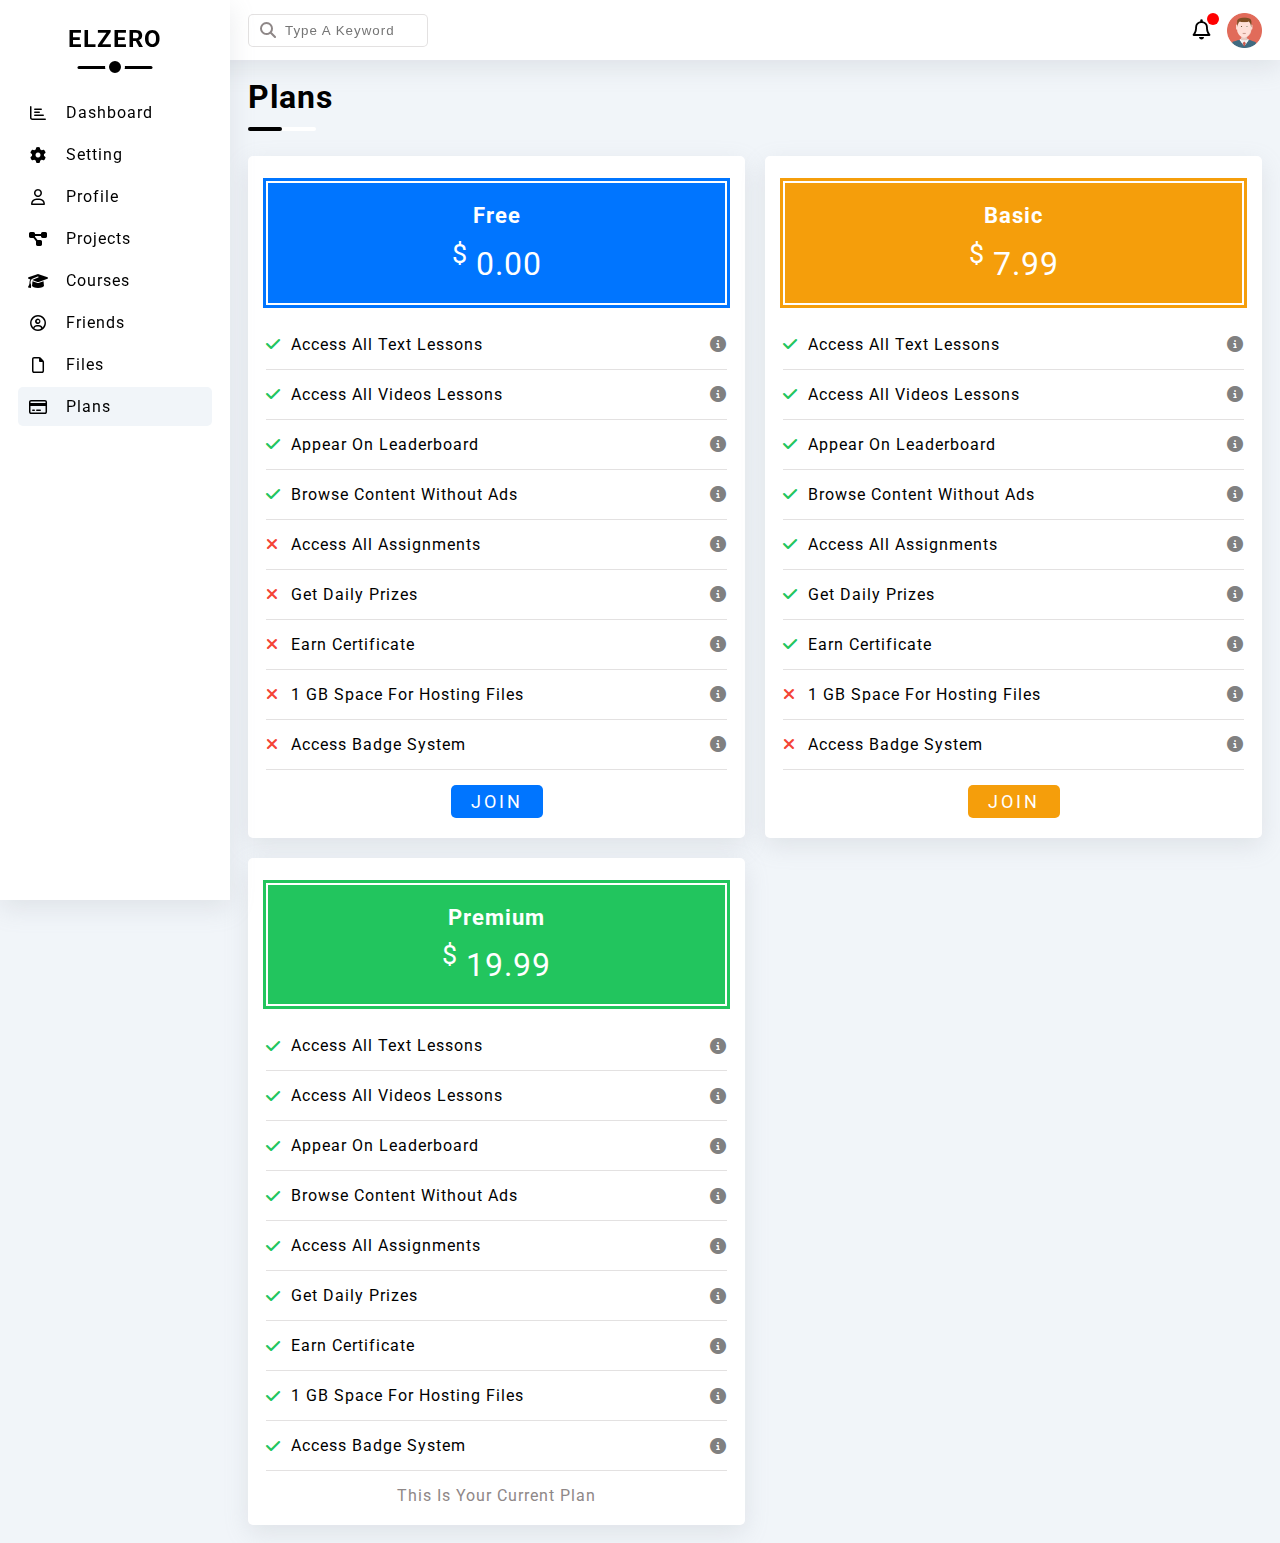
<file: html/plans.html>
<!DOCTYPE html>
<html lang="en">
<head>
    <meta charset="UTF-8">
    <meta http-equiv="X-UA-Compatible" content="IE=edge">
    <meta name="viewport" content="width=device-width, initial-scale=1.0">
    <link rel="preconnect" href="https://fonts.googleapis.com">
    <link rel="preconnect" href="https://fonts.gstatic.com" crossorigin>
    <link href="https://fonts.googleapis.com/css2?family=Open+Sans:wght@300;400;500;600;700;800&family=Roboto:wght@100;300;400;500;700&display=swap" rel="stylesheet">
    <link rel="stylesheet" href="../css/all.min.css">
    <link rel="stylesheet" href="../css/main.css">
    <title>Plans</title>
</head>
<body class="bg-body">
    <aside class="bg-white shadow p-18">
        <h2>Elzero</h2>
        <ul>
            <li>
                <a href="../index.html" class="c-black rad-5">
                    <i class="fa-regular fa-chart-bar fa-fw"></i>
                    <span>Dashboard</span>
                </a>
            </li>
            <li>
                <a href="setting.html" class="c-black rad-5">
                    <i class="fa-solid fa-gear fa-fw"></i> 
                    <span>Setting</span>
                </a>
            </li>
            <li>
                <a href="profile.html" class="c-black rad-5">
                    <i class="fa-regular fa-user fa-fw"></i> 
                    <span>Profile</span>
                </a>
            </li>
            <li>
                <a href="projects.html" class="c-black rad-5">
                    <i class="fa-solid fa-diagram-project fa-fw"></i>
                    <span>Projects</span>
                </a>
            </li>
            <li>
                <a href="courses.html" class="c-black rad-5">
                    <i class="fa-solid fa-graduation-cap fa-fw"></i>
                    <span>Courses</span>
                </a>
            </li>
            <li>
                <a href="friends.html" class="c-black rad-5">
                    <i class="fa-regular fa-circle-user fa-fw"></i>
                    <span>Friends</span>
                </a>
            </li>
            <li>
                <a href="files.html" class="c-black rad-5">
                    <i class="fa-regular fa-file fa-fw"></i>
                    <span>Files</span>
                </a>
            </li>
            <li>
                <a href="plans.html" class="active c-black rad-5">
                    <i class="fa-regular fa-credit-card fa-fw"></i>
                    <span>Plans</span>
                </a>
            </li>
        </ul>
    </aside>

    <nav class="flex-between bg-white shadow">
        <div class="search">
            <i class="fa-solid fa-magnifying-glass c-gray"></i>
            <input class="rad-5" type="search" placeholder="Type A Keyword">
        </div>
        <div class="notification flex-center">
            <i class="fa-regular fa-bell">
                <span class="rad-50"></span>
            </i>
            <img src="../images/avatar.png" alt="avatar">
        </div>
    </nav>

    <div class="container">
        <div class="plans">
            <h1 class="heading">Plans</h1>
            <div class="boxes">
                <div class="box p-18 bg-white rad-5 shadow">
                    <div class="bg-blue c-white text-center">
                        <h3>Free</h3>
                        <span><sup>$ </sup>0.00</span>
                    </div>
                    <ul>
                        <li class="done">Access All Text Lessons</li>
                        <li class="done">Access All Videos Lessons</li>
                        <li class="done">Appear On Leaderboard</li>
                        <li class="done">Browse Content Without Ads</li>
                        <li>Access All Assignments</li>
                        <li>Get Daily Prizes</li>
                        <li>Earn Certificate</li>
                        <li>1 GB Space For Hosting Files</li>
                        <li>Access Badge System</li>
                    </ul>
                    <span class="btn-shape bg-blue c-white">Join</span>
                </div>
                <div class="box p-18 bg-white rad-5 shadow">
                    <div class="bg-orange c-white text-center">
                        <h3>Basic</h3>
                        <span><sup>$ </sup>7.99</span>
                    </div>
                    <ul>
                        <li class="done">Access All Text Lessons</li>
                        <li class="done">Access All Videos Lessons</li>
                        <li class="done">Appear On Leaderboard</li>
                        <li class="done">Browse Content Without Ads</li>
                        <li class="done">Access All Assignments</li>
                        <li class="done">Get Daily Prizes</li>
                        <li class="done">Earn Certificate</li>
                        <li>1 GB Space For Hosting Files</li>
                        <li>Access Badge System</li>
                    </ul>
                    <span class="btn-shape bg-orange c-white">Join</span>
                </div>
                <div class="box p-18 bg-white rad-5 shadow">
                    <div class="bg-green c-white text-center">
                        <h3>Premium</h3>
                        <span><sup>$ </sup>19.99</span>
                    </div>
                    <ul>
                        <li class="done">Access All Text Lessons</li>
                        <li class="done">Access All Videos Lessons</li>
                        <li class="done">Appear On Leaderboard</li>
                        <li class="done">Browse Content Without Ads</li>
                        <li class="done">Access All Assignments</li>
                        <li class="done">Get Daily Prizes</li>
                        <li class="done">Earn Certificate</li>
                        <li class="done">1 GB Space For Hosting Files</li>
                        <li class="done">Access Badge System</li>
                    </ul>
                    <span class="c-gray">This Is Your Current Plan</span>
                </div>
            </div>
        </div>
    </div>

</body>
</html>
</file>
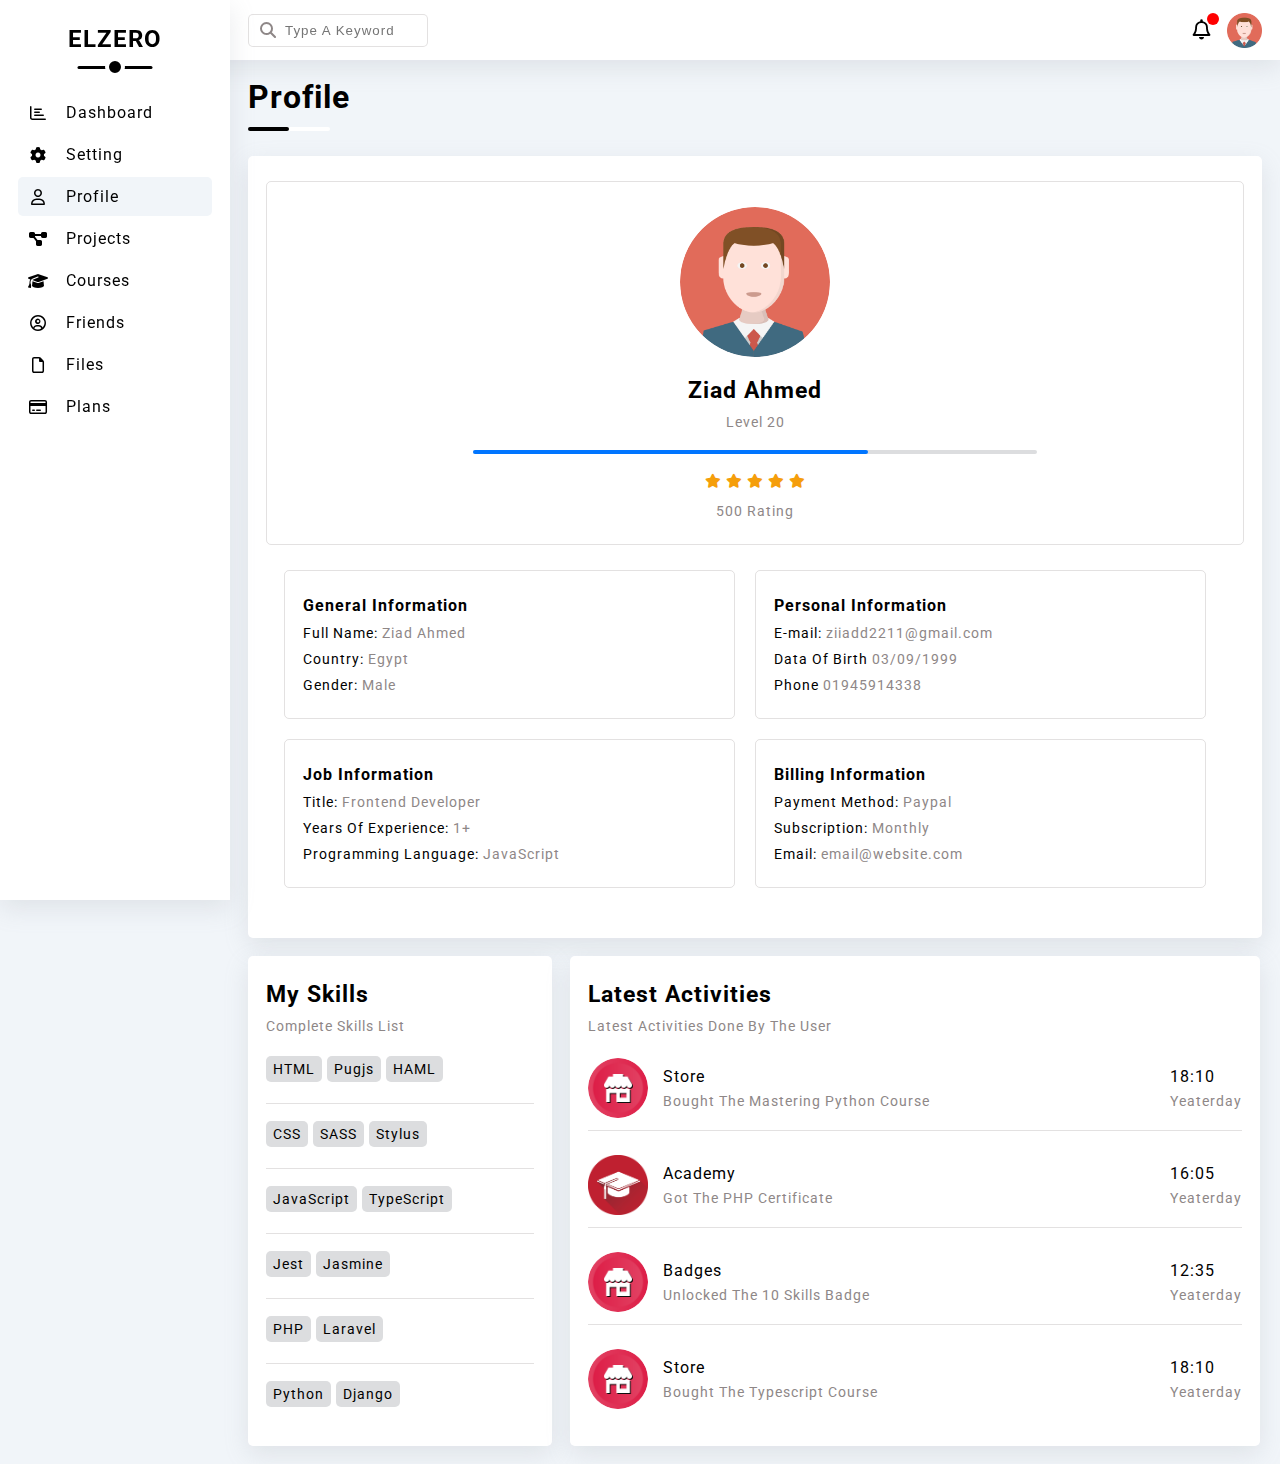
<file: html/profile.html>
<!DOCTYPE html>
<html lang="en">
<head>
    <meta charset="UTF-8">
    <meta http-equiv="X-UA-Compatible" content="IE=edge">
    <meta name="viewport" content="width=device-width, initial-scale=1.0">
    <link rel="preconnect" href="https://fonts.googleapis.com">
    <link rel="preconnect" href="https://fonts.gstatic.com" crossorigin>
    <link href="https://fonts.googleapis.com/css2?family=Open+Sans:wght@300;400;500;600;700;800&family=Roboto:wght@100;300;400;500;700&display=swap" rel="stylesheet">
    <link rel="stylesheet" href="../css/all.min.css">
    <link rel="stylesheet" href="../css/main.css">
    <title>Profile</title>
</head>
<body class="bg-body">
    <aside class="bg-white shadow p-18">
        <h2>Elzero</h2>
        <ul>
            <li>
                <a href="../index.html" class="c-black rad-5">
                    <i class="fa-regular fa-chart-bar fa-fw"></i>
                    <span>Dashboard</span>
                </a>
            </li>
            <li>
                <a href="setting.html" class="c-black rad-5">
                    <i class="fa-solid fa-gear fa-fw"></i> 
                    <span>Setting</span>
                </a>
            </li>
            <li>
                <a href="profile.html" class="active c-black rad-5">
                    <i class="fa-regular fa-user fa-fw"></i> 
                    <span>Profile</span>
                </a>
            </li>
            <li>
                <a href="projects.html" class="c-black rad-5">
                    <i class="fa-solid fa-diagram-project fa-fw"></i>
                    <span>Projects</span>
                </a>
            </li>
            <li>
                <a href="courses.html" class="c-black rad-5">
                    <i class="fa-solid fa-graduation-cap fa-fw"></i>
                    <span>Courses</span>
                </a>
            </li>
            <li>
                <a href="friends.html" class="c-black rad-5">
                    <i class="fa-regular fa-circle-user fa-fw"></i>
                    <span>Friends</span>
                </a>
            </li>
            <li>
                <a href="files.html" class="c-black rad-5">
                    <i class="fa-regular fa-file fa-fw"></i>
                    <span>Files</span>
                </a>
            </li>
            <li>
                <a href="plans.html" class="c-black rad-5">
                    <i class="fa-regular fa-credit-card fa-fw"></i>
                    <span>Plans</span>
                </a>
            </li>
        </ul>
    </aside>

    <nav class="flex-between bg-white shadow">
        <div class="search">
            <i class="fa-solid fa-magnifying-glass c-gray"></i>
            <input class="rad-5" type="search" placeholder="Type A Keyword">
        </div>
        <div class="notification flex-center">
            <i class="fa-regular fa-bell">
                <span class="rad-50"></span>
            </i>
            <img src="../images/avatar.png" alt="avatar">
        </div>
    </nav>

    <div class="container">
        <div class="profile">
            <h1 class="heading">Profile</h1>
            <div class="profile-info p-18 bg-white shadow rad-5">
                <div class="img p-18 rad-5 text-center">
                    <img class="rad-50" src="../images/avatar.png" alt="">
                    <h3 class="section-title">Ziad Ahmed</h3>
                    <p class="section-p c-gray">Level 20</p>
                    <div class="prgress bg-gray rad-5">
                        <span class="bg-blue rad-5" style="width:70%"></span>
                    </div>
                    <div class="stars flex-center">
                        <i class="fa-solid fa-star c-orange"></i>
                        <i class="fa-solid fa-star c-orange"></i>
                        <i class="fa-solid fa-star c-orange"></i>
                        <i class="fa-solid fa-star c-orange"></i>
                        <i class="fa-solid fa-star c-orange"></i>
                    </div>
                    <span class="c-gray">500 Rating</span>
                </div>
                <div class="boxes p-18">
                    <div class="box rad-5 p-18">
                        <h4>General Information</h4>
                        <div>Full Name: <span class="c-gray">Ziad Ahmed</span></div>
                        <div>Country: <span class="c-gray">Egypt</span></div>
                        <div>Gender: <span class="c-gray">Male</span></div>
                    </div>
                    <div class="box rad-5 p-18">
                        <h4>Personal Information</h4>
                        <div>E-mail: <span class="c-gray">ziiadd2211@gmail.com</span></div>
                        <div>Data Of Birth <span class="c-gray">03/09/1999</span></div>
                        <div>Phone <span class="c-gray">01945914338</span></div>
                    </div>
                    <div class="box rad-5 p-18">
                        <h4>Job Information</h4>
                        <div>Title: <span class="c-gray">Frontend Developer</span></div>
                        <div>Years Of Experience: <span class="c-gray">1+</span></div>
                        <div>Programming Language: <span class="c-gray">JavaScript</span></div>
                    </div>
                    <div class="box rad-5 p-18">
                        <h4>Billing Information</h4>
                        <div>Payment Method: <span class="c-gray">Paypal</span></div>
                        <div>Subscription: <span class="c-gray">Monthly</span></div>
                        <div>Email: <span class="c-gray">email@website.com</span></div>
                    </div>
                </div>
            </div>
            <section>
                <div class="skills p-18 bg-white shadow rad-5">
                    <h3 class="section-title">My Skills</h3>
                    <p class="section-p c-gray">Complete Skills List</p>
                    <div>
                        <span class="btn-shape bg-gray">HTML</span>
                        <span class="btn-shape bg-gray">Pugjs</span>
                        <span class="btn-shape bg-gray">HAML</span>
                    </div>
                    <div>
                        <span class="btn-shape bg-gray">CSS</span>
                        <span class="btn-shape bg-gray">SASS</span>
                        <span class="btn-shape bg-gray">Stylus</span>
                    </div>
                    <div>
                        <span class="btn-shape bg-gray">JavaScript</span>
                        <span class="btn-shape bg-gray">TypeScript</span>
                    </div>
                    <div>
                        <span class="btn-shape bg-gray">Jest</span>
                        <span class="btn-shape bg-gray">Jasmine</span>
                    </div>
                    <div>
                        <span class="btn-shape bg-gray">PHP</span>
                        <span class="btn-shape bg-gray">Laravel</span>
                    </div>
                    <div>
                        <span class="btn-shape bg-gray">Python</span>
                        <span class="btn-shape bg-gray">Django</span>
                    </div>
                </div>
                <div class="activities p-18 rad-5 bg-white shadow">
                    <h3 class="section-title">Latest Activities</h3>
                    <p class="section-p c-gray">Latest Activities Done By The User</p>
                    <div class="box flex-start">
                        <img src="../images/activity-01.png" alt="" class="rad-50">
                        <div class="flex-1 flex-between">
                            <div>
                                <h5>Store</h5>
                                <p class="c-gray">Bought The Mastering Python Course</p>
                            </div>
                            <div class="text-right">
                                <h5>18:10</h5>
                                <p class="c-gray">Yeaterday</p>
                            </div>
                        </div>
                    </div>
                    <div class="box flex-start">
                        <img src="../images/activity-02.png" alt="" class="rad-5">
                        <div class="flex-1 flex-between">
                            <div>
                                <h5>Academy</h5>
                                <p class="c-gray">Got The PHP Certificate</p>
                            </div>
                            <div class="text-right">
                                <h5>16:05</h5>
                                <p class="c-gray">Yeaterday</p>
                            </div>
                        </div>
                    </div>
                    <div class="box flex-start">
                        <img src="../images/activity-01.png" alt="" class="rad-50">
                        <div class="flex-1 flex-between">
                            <div>
                                <h5>Badges</h5>
                                <p class="c-gray">Unlocked The 10 Skills Badge</p>
                            </div>
                            <div class="text-right">
                                <h5>12:35</h5>
                                <p class="c-gray">Yeaterday</p>
                            </div>
                        </div>
                    </div>
                    <div class="box flex-start">
                        <img src="../images/activity-01.png" alt="" class="rad-50">
                        <div class="flex-1 flex-between">
                            <div>
                                <h5>Store</h5>
                                <p class="c-gray">Bought The Typescript Course</p>
                            </div>
                            <div class="text-right">
                                <h5>18:10</h5>
                                <p class="c-gray">Yeaterday</p>
                            </div>
                        </div>
                    </div>
                </div>
            </section>
        </div>
    </div>
</body>
</html>
</file>
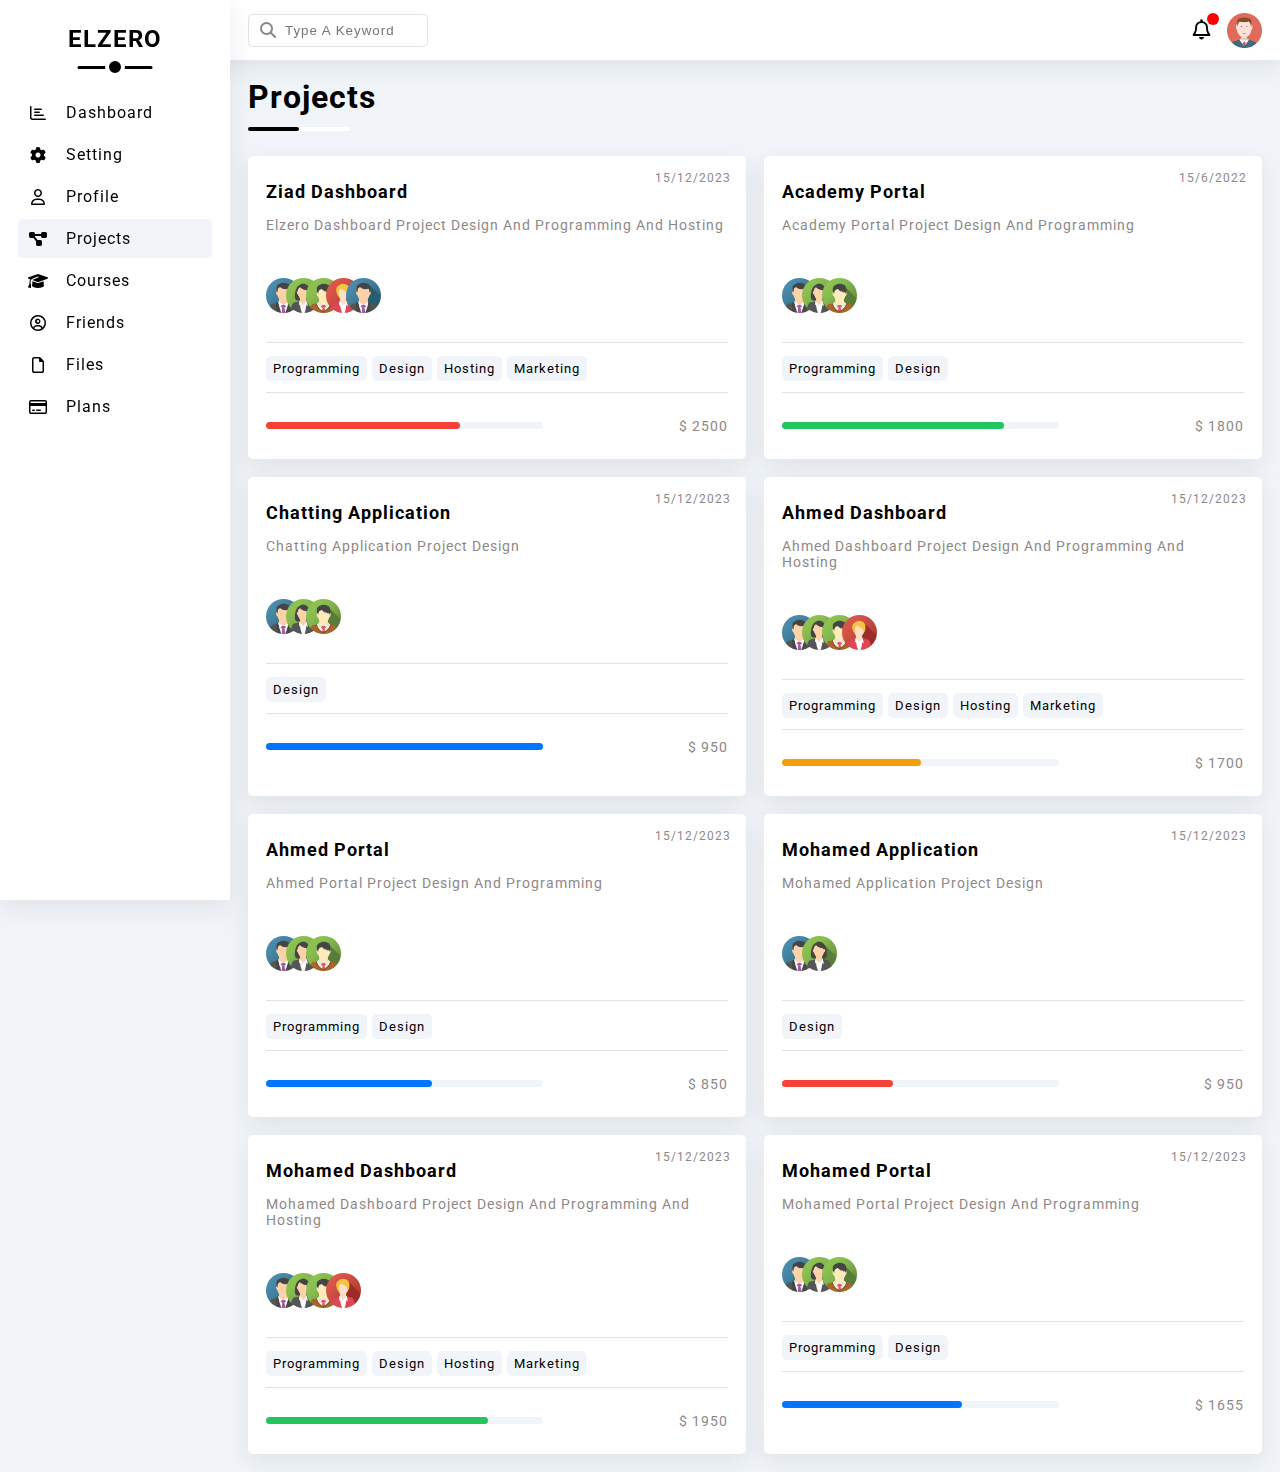
<file: html/projects.html>
<!DOCTYPE html>
<html lang="en">
<head>
    <meta charset="UTF-8">
    <meta http-equiv="X-UA-Compatible" content="IE=edge">
    <meta name="viewport" content="width=device-width, initial-scale=1.0">
    <link rel="preconnect" href="https://fonts.googleapis.com">
    <link rel="preconnect" href="https://fonts.gstatic.com" crossorigin>
    <link href="https://fonts.googleapis.com/css2?family=Open+Sans:wght@300;400;500;600;700;800&family=Roboto:wght@100;300;400;500;700&display=swap" rel="stylesheet">
    <link rel="stylesheet" href="../css/all.min.css">
    <link rel="stylesheet" href="../css/main.css">
    <title>Projects</title>
</head>
<body class="bg-body">
    <aside class="bg-white shadow p-18">
        <h2>Elzero</h2>
        <ul>
            <li>
                <a href="../index.html" class="c-black rad-5">
                    <i class="fa-regular fa-chart-bar fa-fw"></i>
                    <span>Dashboard</span>
                </a>
            </li>
            <li>
                <a href="setting.html" class="c-black rad-5">
                    <i class="fa-solid fa-gear fa-fw"></i> 
                    <span>Setting</span>
                </a>
            </li>
            <li>
                <a href="profile.html" class="c-black rad-5">
                    <i class="fa-regular fa-user fa-fw"></i> 
                    <span>Profile</span>
                </a>
            </li>
            <li>
                <a href="projects.html" class="active c-black rad-5">
                    <i class="fa-solid fa-diagram-project fa-fw"></i>
                    <span>Projects</span>
                </a>
            </li>
            <li>
                <a href="courses.html" class="c-black rad-5">
                    <i class="fa-solid fa-graduation-cap fa-fw"></i>
                    <span>Courses</span>
                </a>
            </li>
            <li>
                <a href="friends.html" class="c-black rad-5">
                    <i class="fa-regular fa-circle-user fa-fw"></i>
                    <span>Friends</span>
                </a>
            </li>
            <li>
                <a href="files.html" class="c-black rad-5">
                    <i class="fa-regular fa-file fa-fw"></i>
                    <span>Files</span>
                </a>
            </li>
            <li>
                <a href="plans.html" class="c-black rad-5">
                    <i class="fa-regular fa-credit-card fa-fw"></i>
                    <span>Plans</span>
                </a>
            </li>
        </ul>
    </aside>

    <nav class="flex-between bg-white shadow">
        <div class="search">
            <i class="fa-solid fa-magnifying-glass c-gray"></i>
            <input class="rad-5" type="search" placeholder="Type A Keyword">
        </div>
        <div class="notification flex-center">
            <i class="fa-regular fa-bell">
                <span class="rad-50"></span>
            </i>
            <img src="../images/avatar.png" alt="avatar">
        </div>
    </nav>

    <div class="container">
        <div class="projects">
            <h1 class="heading">Projects</h1>
            <div class="content grid-2">
            <div class="p-18 shadow bg-white rad-5">
                <span class="date c-gray">15/12/2023</span>
                <h3 class="section-title">Ziad Dashboard</h3>
                <p class="section-p c-gray">Elzero Dashboard Project Design And Programming And Hosting</p>
                <div class="images">
                    <img class="rad-50" src="../images/team-01.png" alt="">
                    <img class="rad-50" src="../images/team-02.png" alt="">
                    <img class="rad-50" src="../images/team-03.png" alt="">
                    <img class="rad-50" src="../images/team-05.png" alt="">
                    <img class="rad-50" src="../images/team-01.png" alt="">
                </div>
                <div class="btns text-right">
                    <span class="btn-shape bg-body">Programming</span>
                    <span class="btn-shape bg-body">Design</span>
                    <span class="btn-shape bg-body">Hosting</span>
                    <span class="btn-shape bg-body">Marketing</span>
                </div>
                <footer class="flex-between">
                    <div class="progress bg-body rad-5">
                        <span class="bg-red rad-5" style="width: 70%;"></span>
                    </div>
                    <div class="num c-gray">$ 2500</div>
                </footer>
            </div>
            <div class="p-18 shadow bg-white rad-5">
                <span class="date c-gray">15/6/2022</span>
                <h3 class="section-title">Academy Portal</h3>
                <p class="section-p c-gray">Academy Portal Project Design And Programming</p>
                <div class="images">
                    <img class="rad-50" src="../images/team-01.png" alt="">
                    <img class="rad-50" src="../images/team-02.png" alt="">
                    <img class="rad-50" src="../images/team-03.png" alt="">
                </div>
                <div class="btns text-right">
                    <span class="btn-shape bg-body">Programming</span>
                    <span class="btn-shape bg-body">Design</span>
                </div>
                <footer class="flex-between">
                    <div class="progress bg-body rad-5">
                        <span class="bg-green rad-5" style="width: 80%;"></span>
                    </div>
                    <div class="num c-gray">$ 1800</div>
                </footer>
            </div>
            <div class="p-18 shadow bg-white rad-5">
                <span class="date c-gray">15/12/2023</span>
                <h3 class="section-title">Chatting Application</h3>
                <p class="section-p c-gray">Chatting Application Project Design</p>
                <div class="images">
                    <img class="rad-50" src="../images/team-01.png" alt="">
                    <img class="rad-50" src="../images/team-02.png" alt="">
                    <img class="rad-50" src="../images/team-03.png" alt="">
                </div>
                <div class="btns text-right">
                    <span class="btn-shape bg-body">Design</span>
                </div>
                <footer class="flex-between">
                    <div class="progress bg-body rad-5">
                        <span class="bg-blue rad-5" style="width: 100%;"></span>
                    </div>
                    <div class="num c-gray">$ 950</div>
                </footer>
            </div>
            <div class="p-18 shadow bg-white rad-5">
                <span class="date c-gray">15/12/2023</span>
                <h3 class="section-title">Ahmed Dashboard</h3>
                <p class="section-p c-gray">Ahmed Dashboard Project Design And Programming And Hosting</p>
                <div class="images">
                    <img class="rad-50" src="../images/team-01.png" alt="">
                    <img class="rad-50" src="../images/team-02.png" alt="">
                    <img class="rad-50" src="../images/team-03.png" alt="">
                    <img class="rad-50" src="../images/team-05.png" alt="">
                </div>
                <div class="btns text-right">
                    <span class="btn-shape bg-body">Programming</span>
                    <span class="btn-shape bg-body">Design</span>
                    <span class="btn-shape bg-body">Hosting</span>
                    <span class="btn-shape bg-body">Marketing</span>
                </div>
                <footer class="flex-between">
                    <div class="progress bg-body rad-5">
                        <span class="bg-orange rad-5" style="width: 50%;"></span>
                    </div>
                    <div class="num c-gray">$ 1700</div>
                </footer>
            </div>
            <div class="p-18 shadow bg-white rad-5">
                <span class="date c-gray">15/12/2023</span>
                <h3 class="section-title">Ahmed Portal</h3>
                <p class="section-p c-gray">Ahmed Portal Project Design And Programming</p>
                <div class="images">
                    <img class="rad-50" src="../images/team-01.png" alt="">
                    <img class="rad-50" src="../images/team-02.png" alt="">
                    <img class="rad-50" src="../images/team-03.png" alt="">
                </div>
                <div class="btns text-right">
                    <span class="btn-shape bg-body">Programming</span>
                    <span class="btn-shape bg-body">Design</span>
                </div>
                <footer class="flex-between">
                    <div class="progress bg-body rad-5">
                        <span class="bg-blue rad-5" style="width: 60%;"></span>
                    </div>
                    <div class="num c-gray">$ 850</div>
                </footer>
            </div>
            <div class="p-18 shadow bg-white rad-5">
                <span class="date c-gray">15/12/2023</span>
                <h3 class="section-title">Mohamed Application</h3>
                <p class="section-p c-gray">Mohamed Application Project Design</p>
                <div class="images">
                    <img class="rad-50" src="../images/team-01.png" alt="">
                    <img class="rad-50" src="../images/team-02.png" alt="">
                </div>
                <div class="btns text-right">
                    <span class="btn-shape bg-body">Design</span>
                </div>
                <footer class="flex-between">
                    <div class="progress bg-body rad-5">
                        <span class="bg-red rad-5" style="width: 40%;"></span>
                    </div>
                    <div class="num c-gray">$ 950</div>
                </footer>
            </div>
            <div class="p-18 shadow bg-white rad-5">
                <span class="date c-gray">15/12/2023</span>
                <h3 class="section-title">Mohamed Dashboard</h3>
                <p class="section-p c-gray">Mohamed Dashboard Project Design And Programming And Hosting</p>
                <div class="images">
                    <img class="rad-50" src="../images/team-01.png" alt="">
                    <img class="rad-50" src="../images/team-02.png" alt="">
                    <img class="rad-50" src="../images/team-03.png" alt="">
                    <img class="rad-50" src="../images/team-05.png" alt="">
                </div>
                <div class="btns text-right">
                    <span class="btn-shape bg-body">Programming</span>
                    <span class="btn-shape bg-body">Design</span>
                    <span class="btn-shape bg-body">Hosting</span>
                    <span class="btn-shape bg-body">Marketing</span>
                </div>
                <footer class="flex-between">
                    <div class="progress bg-body rad-5">
                        <span class="bg-green rad-5" style="width: 80%;"></span>
                    </div>
                    <div class="num c-gray">$ 1950</div>
                </footer>
            </div>
            <div class="p-18 shadow bg-white rad-5">
                <span class="date c-gray">15/12/2023</span>
                <h3 class="section-title">Mohamed Portal</h3>
                <p class="section-p c-gray">Mohamed Portal Project Design And Programming</p>
                <div class="images">
                    <img class="rad-50" src="../images/team-01.png" alt="">
                    <img class="rad-50" src="../images/team-02.png" alt="">
                    <img class="rad-50" src="../images/team-03.png" alt="">
                </div>
                <div class="btns text-right">
                    <span class="btn-shape bg-body">Programming</span>
                    <span class="btn-shape bg-body">Design</span>
                </div>
                <footer class="flex-between">
                    <div class="progress bg-body rad-5">
                        <span class="bg-blue rad-5" style="width: 65%;"></span>
                    </div>
                    <div class="num c-gray">$ 1655</div>
                </footer>
            </div>
            </div>
        </div>
    </div>

</body>
</html>
</file>
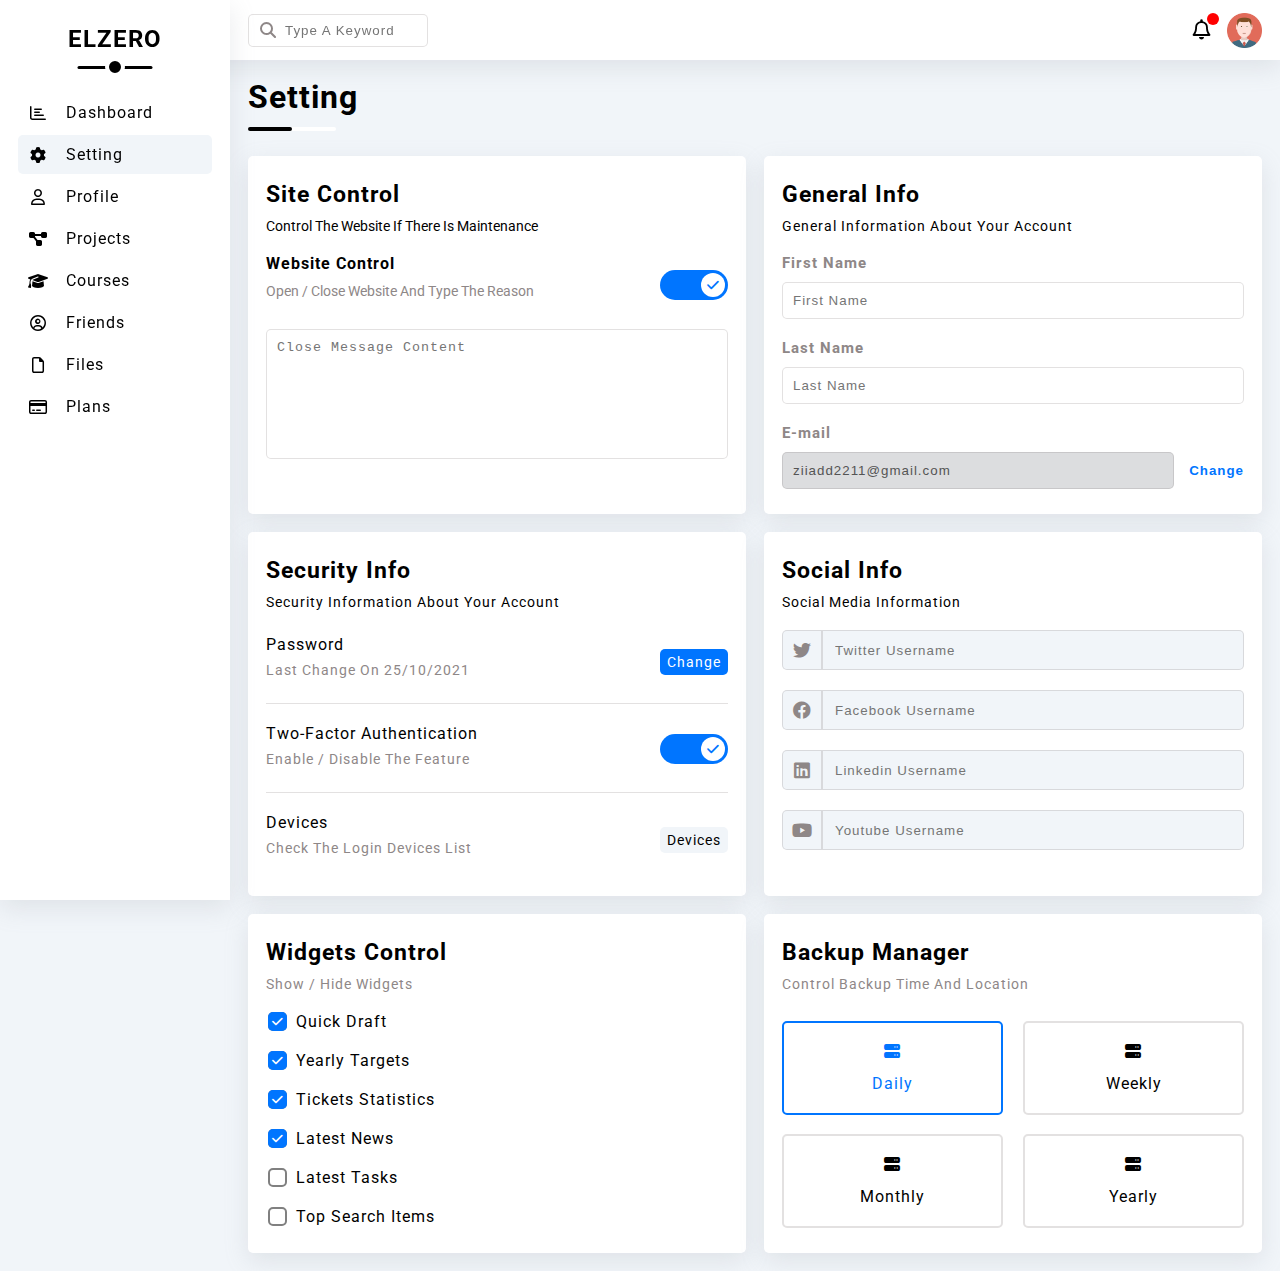
<file: html/setting.html>
<!DOCTYPE html>
<html lang="en">
<head>
    <meta charset="UTF-8">
    <meta http-equiv="X-UA-Compatible" content="IE=edge">
    <meta name="viewport" content="width=device-width, initial-scale=1.0">
    <link rel="preconnect" href="https://fonts.googleapis.com">
    <link rel="preconnect" href="https://fonts.gstatic.com" crossorigin>
    <link href="https://fonts.googleapis.com/css2?family=Open+Sans:wght@300;400;500;600;700;800&family=Roboto:wght@100;300;400;500;700&display=swap" rel="stylesheet">
    <link rel="stylesheet" href="../css/all.min.css">
    <link rel="stylesheet" href="../css/main.css">
    <title>Setting</title>
</head>
<body class="bg-body">
    <aside class="bg-white shadow p-18">
        <h2>Elzero</h2>
        <ul>
            <li>
                <a href="../index.html" class="c-black rad-5">
                    <i class="fa-regular fa-chart-bar fa-fw"></i>
                    <span>Dashboard</span>
                </a>
            </li>
            <li>
                <a href="setting.html" class="active c-black rad-5">
                    <i class="fa-solid fa-gear fa-fw"></i> 
                    <span>Setting</span>
                </a>
            </li>
            <li>
                <a href="profile.html" class="c-black rad-5">
                    <i class="fa-regular fa-user fa-fw"></i> 
                    <span>Profile</span>
                </a>
            </li>
            <li>
                <a href="projects.html" class="c-black rad-5">
                    <i class="fa-solid fa-diagram-project fa-fw"></i>
                    <span>Projects</span>
                </a>
            </li>
            <li>
                <a href="courses.html" class="c-black rad-5">
                    <i class="fa-solid fa-graduation-cap fa-fw"></i>
                    <span>Courses</span>
                </a>
            </li>
            <li>
                <a href="friends.html" class="c-black rad-5">
                    <i class="fa-regular fa-circle-user fa-fw"></i>
                    <span>Friends</span>
                </a>
            </li>
            <li>
                <a href="files.html" class="c-black rad-5">
                    <i class="fa-regular fa-file fa-fw"></i>
                    <span>Files</span>
                </a>
            </li>
            <li>
                <a href="plans.html" class="c-black rad-5">
                    <i class="fa-regular fa-credit-card fa-fw"></i>
                    <span>Plans</span>
                </a>
            </li>
        </ul>
    </aside>

    <nav class="flex-between bg-white shadow">
        <div class="search">
            <i class="fa-solid fa-magnifying-glass c-gray"></i>
            <input class="rad-5" type="search" placeholder="Type A Keyword">
        </div>
        <div class="notification flex-center">
            <i class="fa-regular fa-bell">
                <span class="rad-50"></span>
            </i>
            <img src="../images/avatar.png" alt="avatar">
        </div>
    </nav>

    <div class="container">
        <div class="setting">
            <h1 class="heading">Setting</h1>
            <div class="grid-2">
                <div class="site-control p-18 bg-white shadow rad-5">
                    <h3 class="section-title">Site Control</h3>
                    <p class="section-p">Control The Website If There Is Maintenance</p>
                    <div class="flex-between">
                        <div>
                            <h4>Website Control</h4>
                            <p class="c-gray">Open / Close Website And Type The Reason</p>
                        </div>
                        <div class="checkbox-shape">
                            <input id="ch" type="checkbox" checked>
                            <label for="ch"></label>
                        </div>
                    </div>
                    <textarea class="rad-5" placeholder="Close Message Content"></textarea>
                </div>
                <div class="genral-info p-18 bg-white shadow rad-5">
                    <h3 class="section-title">General Info</h3>
                    <p class="section-p">General Information About Your Account</p>
                    <form>
                        <div class="f-name c-gray">
                            <label for="f-name">First Name</label>
                            <input class="rad-5" id="f-name" type="text" placeholder="First Name">
                        </div>
                        <div class="l-name c-gray">
                            <label for="l-name">Last Name</label>
                            <input class="rad-5" id="l-name" type="text" placeholder="Last Name">
                        </div>
                        <div class="e-mail c-gray">
                            <label for="e-mail">E-mail</label>
                            <div class="flex-between">
                                <input class="flex-1 rad-5 bg-gray" id="e-mail" type="email" value="ziiadd2211@gmail.com" disabled>
                                <input class="c-blue bg-white rad-5" type="submit" value="Change">
                            </div>
                        </div>
                    </form>
                </div>
                <div class="security-info p-18 bg-white shadow rad-5">
                    <h3 class="section-title">Security Info</h3>
                    <p class="section-p">Security Information About Your Account</p>
                    <div class="flex-between">
                        <div>
                            <h4>Password</h4>
                            <p class="section-p c-gray">Last Change On 25/10/2021</p>
                        </div>
                        <div class="btn-shape c-white bg-blue">Change</div>
                    </div>
                    <div class="flex-between">
                        <div>
                            <h4>Two-Factor Authentication</h4>
                            <p class="section-p c-gray">Enable / Disable The Feature</p>
                        </div>
                        <div class="checkbox-shape">
                            <input id="two-fact" type="checkbox" checked>
                            <label for="two-fact"></label>
                        </div>
                    </div>
                    <div class="flex-between">
                        <div>
                            <h4>Devices</h4>
                            <p class="section-p c-gray">Check The Login Devices List</p>
                        </div>
                        <div class="btn-shape c-black bg-body">Devices</div>
                    </div>
                </div>
                <div class="social-info p-18 bg-white shadow rad-5">
                    <h3 class="section-title">Social Info</h3>
                    <p class="section-p">Social Media Information</p>
                    <div class="box flex-start">
                        <i class="fa-brands fa-twitter flex-center c-gray bg-body"></i>
                        <input class="flex-1 c-grey bg-body" type="text" placeholder="Twitter Username">
                    </div>
                    <div class="box flex-start">
                        <i class="fa-brands fa-facebook flex-center c-gray bg-body"></i>
                        <input class="flex-1 c-grey bg-body" type="text" placeholder="Facebook Username">
                    </div>
                    <div class="box flex-start">
                        <i class="fa-brands fa-linkedin flex-center c-gray bg-body"></i>
                        <input class="flex-1 c-grey bg-body" type="text" placeholder="Linkedin Username">
                    </div>
                    <div class="box flex-start">
                        <i class="fa-brands fa-youtube flex-center c-gray bg-body"></i>
                        <input class="flex-1 c-grey bg-body" type="text" placeholder="Youtube Username">
                    </div>
                </div>
                <div class="widgets-control p-18 bg-white shadow rad-5">
                    <h3 class="section-title">Widgets Control</h3>
                    <p class="section-p c-gray">Show / Hide Widgets</p>
                    <ul>
                        <li>
                            <input id="one" type="checkbox" checked>
                            <label for="one">Quick Draft</label>
                        </li>
                        <li>
                            <input id="two" type="checkbox" checked>
                            <label for="two">Yearly Targets</label>
                        </li>
                        <li>
                            <input id="three" type="checkbox" checked>
                            <label for="three">Tickets Statistics</label>
                        </li>
                        <li>
                            <input id="four" type="checkbox" checked>
                            <label for="four">Latest News</label>
                        </li>
                        <li>
                            <input id="five" type="checkbox">
                            <label for="five">Latest Tasks</label>
                        </li>
                        <li>
                            <input id="six" type="checkbox">
                            <label for="six">Top Search Items</label>
                        </li>
                    </ul>
                </div>
                <div class="backup-manager p-18 bg-white shadow rad-5">
                    <h3 class="section-title">Backup Manager</h3>
                    <p class="section-p c-gray">Control Backup Time And Location</p>
                    <ul>
                        <li>
                            <input type="radio" name="t" id="day" checked>
                            <label class="rad-5" for="day">
                                <i class="fa-solid fa-server"></i>
                                Daily
                            </label>
                        </li>
                        <li>
                            <input type="radio" name="t" id="week">
                            <label class="rad-5" for="week">
                                <i class="fa-solid fa-server"></i>
                                Weekly
                            </label>
                        </li>
                        <li>
                            <input type="radio" name="t" id="month">
                            <label class="rad-5" for="month">
                                <i class="fa-solid fa-server"></i>
                                Monthly
                            </label>
                        </li>
                        <li>
                            <input type="radio" name="t" id="year">
                            <label class="rad-5" for="year">
                                <i class="fa-solid fa-server"></i>
                                Yearly
                            </label>
                        </li>
                    </ul>
                </div>
            </div>
        </div>
    </div>

</body>
</html>
</file>
<file: css/main.css>
* {
    padding: 0;
    margin: 0;
    box-sizing: border-box;
    letter-spacing: 1px;
}
:root {
    --main-color: #0075FF;
    --light-blue: #0077ff40;
    --body-color: #F1F5F9;
    --red-color: #F44336;
    --green-color: #22C55E;
    --orange-color: #F59E0B;
    --border-color: #8e87873f;
    --main-padding: 18px;
    --main-transition: .5s;
}
.c-blue {color: #0075FF}
.c-white {color: white}
.c-black {color: black}
.c-gray {color: #8e8787}
.c-red {color: #F44336}
.c-green {color: #22C55E}
.c-orange {color: #F59E0B}
.bg-blue {background-color: #0075FF;}
.bg-red {background-color: #F44336;}
.bg-green {background-color: #22C55E;}
.bg-orange {background-color: #F59E0B;}
.bg-white {background-color: white;}
.bg-gray {background-color: #dcdddf;}
.bg-body {background-color: #F1F5F9;}
.bg-light-blue {background-color: #0077ff40;}
.bg-light-red {background-color: #f4433640;}
.bg-light-green {background-color: #22c55e40;}
.bg-light-orange {background-color: #F59E0B40;}
.bg-light-gray {background-color: #efecec;}

.rad-5 {
    border-radius: 5px;
    -webkit-border-radius: 5px;
    -moz-border-radius: 5px;
    -ms-border-radius: 5px;
    -o-border-radius: 5px;
}
.rad-50 {
    border-radius: 50%;
    -webkit-border-radius: 50%;
    -moz-border-radius: 50%;
    -ms-border-radius: 50%;
    -o-border-radius: 50%;
}
.shadow {
    box-shadow: rgba(149, 157, 165, 0.2) 0px 8px 24px;
}
.flex-center {
    display: flex;
    justify-content: center;
    align-items: center;
}
.flex-between {
    display: flex;
    justify-content: space-between;
    align-items: center;
}
.flex-start {
    display: flex;
    justify-content: flex-start;
    align-items: center;
}
.flex-1 {
    flex: 1;
}
.text-center {
    text-align: center;
}
.text-right {
    text-align: right;
}
.text-right {
    text-align: left;
}
.p-18 {
    padding: 25px 18px;
}
@media (max-width: 576px) {
    .p-18 {
        padding: 20px 15px;
    }
}

/* ********************* */
a {
    text-decoration: none;
}
ul {
    list-style: none;
}
input, button, textarea {
    outline: none;
    border: none;
}
body {
    font-family: 'Roboto', sans-serif;
}
::-webkit-scrollbar {
    width: 12px;
    height: 12px;
}
::-webkit-scrollbar-track {
    background-color: var(--light-blue);
}
::-webkit-scrollbar-thumb {
    background-color: var(--main-color);
    border-radius: 10px;
}


/* ************************* */
aside {
    height: 100%;
    width: 230px;
    position: fixed;
    z-index: 10;
    overflow: hidden;
}
@media (max-width: 768px) {
    aside {
        width: 60px;
        display: flex;
        flex-direction: column;
        align-items: center;
    }
}
aside h2 {
    text-align: center;
    margin-bottom: 40px;
    text-transform: uppercase;
    position: relative;
}
@media (max-width: 768px) {
    aside h2 {
        font-size: 10px;
        margin-top: 5px;
        margin-bottom: 20px;
    }
}
aside h2::before,
aside h2::after {
    content: "";
    position: absolute;
    background-color:black;
    left: 50%;
    transform: translateX(-50%);
    -webkit-transform: translateX(-50%);
    -moz-transform: translateX(-50%);
    -ms-transform: translateX(-50%);
    -o-transform: translateX(-50%);
}
aside h2::before {
    width: 75px;
    height: 3px;
    bottom: -16px;
    border-radius: 5px;
    -webkit-border-radius: 5px;
    -moz-border-radius: 5px;
    -ms-border-radius: 5px;
    -o-border-radius: 5px;
}
aside h2::after {
    width: 12px;
    height: 12px;
    bottom: -24px;
    border-radius: 50%;
    border: 4px solid white;
    -webkit-border-radius: 50%;
    -moz-border-radius: 50%;
    -ms-border-radius: 50%;
    -o-border-radius: 50%;
}
@media (max-width: 768px) {
    aside h2::before,
    aside h2::after {
        display: none;
    }
}
aside ul li a {
    display: flex;
    align-items: center;
    padding: 10px;
    width: 100%;
    margin: 3px 0;
    transition: var(--main-transition);
    -webkit-transition: var(--main-transition);
    -moz-transition: var(--main-transition);
    -ms-transition: var(--main-transition);
    -o-transition: var(--main-transition);
}
aside ul li a:hover,
aside ul li a.active {
    background-color: var(--body-color);
}
aside ul li a span {
    margin-left: 18px;
}
@media (max-width: 768px) {
    aside ul li a span {
        display: none;
    }
}


/* ************************* */
nav {
    width: 100%;
    height: 60px;
    position: fixed;
    z-index: 5;
    padding-right: var(--main-padding);
    padding-left: calc(230px + var(--main-padding));
}
@media (max-width: 768px) {
    nav {
        padding-right: 10px;
        padding-left: calc(60px + 10px);
    }
}
nav .search {
    position: relative;
}
nav .search i {
    position: absolute;
    top: 50%;
    left: 12px;
    transform: translateY(-50%);
    -webkit-transform: translateY(-50%);
    -moz-transform: translateY(-50%);
    -ms-transform: translateY(-50%);
    -o-transform: translateY(-50%);
}
nav .search input {
    padding: 8px;
    padding-left: 36px;
    border: 1px solid var(--border-color);
    width: 180px;
    caret-color: var(--main-color);
    transition: var(--main-transition);
    -webkit-transition: var(--main-transition);
    -moz-transition: var(--main-transition);
    -ms-transition: var(--main-transition);
    -o-transition: var(--main-transition);
}
nav .search input:focus {
    width: 210px;
    border-color: var(--main-color);
}
nav .search input:focus::placeholder {
    opacity: 0;
}
nav .notification i {
    font-size: 20px;
    position: relative;
}
nav .notification i span {
    position: absolute;
    top: -7px;
    right: -7px;
    background-color: red;
    width: 12px;
    height: 12px;
}
nav .notification img {
    width: 35px;
    margin-left: 15px;
}


/* ************************* */
.container {
    padding: var(--main-padding);
    padding-left: calc(230px + var(--main-padding));
    padding-top:calc(60px + var(--main-padding));
}
@media (max-width: 768px) {
    .container {
        padding-right: 10px;
        padding-left: calc(60px + 10px);
    }
}


/* HEADING COMPONENT */
.container .heading {
    margin-bottom: 40px;
    position: relative;
    width: fit-content;
}
.container .heading::before,
.container .heading::after {
    content: "";
    position: absolute;
    height: 4px;
    left: 0;
    bottom: -15px;
    border-radius: 5px;
    -webkit-border-radius: 5px;
    -moz-border-radius: 5px;
    -ms-border-radius: 5px;
    -o-border-radius: 5px;
}
.container .heading::before {
    background-color: white;
    width: 80%;
}
.container .heading::after {
    background-color: black;
    width: 40%;
}


/* BUTTON COMPONENT */
.btn-shape {
    border-radius: 5px;
    padding: 5px 7px;
    font-size: 14px;
    outline: none;
    border: none;
    width: fit-content;
    -webkit-border-radius: 5px;
    -moz-border-radius: 5px;
    -ms-border-radius: 5px;
    -o-border-radius: 5px;
    transition: var(--main-transition);
    -webkit-transition: var(--main-transition);
    -moz-transition: var(--main-transition);
    -ms-transition: var(--main-transition);
    -o-transition: var(--main-transition);
}
.btn-shape:hover {
    opacity: .8;
}

/* CHECKBOX COMPONENT */
.checkbox-shape input {
    appearance: none;
    position: relative;
    cursor: pointer;
}
.checkbox-shape input::before {
    content: "";
    width: 68px;
    height: 30px;
    border-radius: 30px;
    display: inline-block;
    cursor: pointer;
    transition: var(--main-transition);
    background-color: var(--border-color);
    -webkit-border-radius: 30px;
    -moz-border-radius: 30px;
    -ms-border-radius: 30px;
    -o-border-radius: 30px;
    -webkit-transition: var(--main-transition);
    -moz-transition: var(--main-transition);
    -ms-transition: var(--main-transition);
    -o-transition: var(--main-transition);
}
.checkbox-shape input:checked::before {
    background-color: var(--main-color);
}
.checkbox-shape input::after {
    content: "\f00d";
    font-family: "Font Awesome 5 Free";
    font-weight: 900;
    display: inline-block;
    width: 24px;
    height: 24px;
    position: absolute;
    top: 3px;
    left: 3px;
    border-radius: 50%;
    color: white;
    background-color: white;
    color: var(--main-color);
    display: flex;
    justify-content: center;
    align-items: center;
    -webkit-border-radius: 50%;
    -moz-border-radius: 50%;
    -ms-border-radius: 50%;
    -o-border-radius: 50%;
    transition: var(--main-transition);
    -webkit-transition: var(--main-transition);
    -moz-transition: var(--main-transition);
    -ms-transition: var(--main-transition);
    -o-transition: var(--main-transition);
}
.checkbox-shape input:checked::after {
    content: "\f00c";
    left: 41px;
}


/* GRID 2 */
.grid-2 {
    display: grid;
    grid-template-columns: repeat(auto-fill, minmax(450px, 1fr));
    gap: var(--main-padding);
}
@media (max-width:550px) {
    .grid-2 {
        grid-template-columns: repeat(auto-fill, minmax(250px, 1fr));
    }
}

/* GRID 2 */
.grid-4 {
    display: grid;
    grid-template-columns: repeat(auto-fill, minmax(300px, 1fr));
    gap: var(--main-padding);
}
@media (max-width:550px) {
    .grid-4 {
        grid-template-columns: repeat(auto-fill, minmax(250px, 1fr));
    }
}


/* SECTION TITLE AND PARAGRAPH */
.section-title {
    font-size: 23px;
    margin-bottom: 10px;
}
@media (max-width:550px) {
    .section-title {
        font-size: 20px;
    }
}
.section-p {
    margin-bottom: 10px;
    font-size: 14px
}

/* *********************************************************** */
/* ************************* */
.dashboard .welc {
    overflow: hidden;
}
.dashboard .welc .img {
    position: relative;
    align-items: flex-start;
}
.dashboard .welc .img .welcome {
    object-fit: cover;
    max-width: 200px;
}
@media (max-width: 500px) {
    .dashboard .welc .img .welcome {
        max-width: 150px;
    }
}
.dashboard .welc .img .avatar {
    position: absolute;
    width: 70px;
    bottom: -30px;
    border: 5px solid white;
}
.dashboard .welc .info {
    padding: 30px 60px;
    margin: 50px 0 10px 0;
    border-top: 1px solid var(--border-color);
    border-bottom: 1px solid var(--border-color);
}
@media (max-width: 1196px) {
    .dashboard .welc .info {
        margin: 50px 0 0;
    }
}
@media (max-width: 500px) {
    .dashboard .welc .info {
        flex-direction: column;
    }
}
.dashboard .welc .info h4 {
    margin-bottom: 10px;
    font-size: 15px;
}
.dashboard .welc .info span {
    font-size: 14px;
}
@media (max-width: 500px) {
    .dashboard .welc .info span {
        margin-bottom: 20px;
        display: inline-block;
    }
}
.dashboard .welc .btn {
    display: flex;
    justify-content: flex-end;
}
@media (max-width: 500px) {
    .dashboard .welc .btn {
        justify-content: center;
    }
    .dashboard .welc .btn .btn-shape {
        width: 100%;
        text-align: center;
    }
}

/* ************************* */
.dashboard .draft form {
    display: flex;
    flex-direction: column;
}
.dashboard .draft form input[type='text'],
.dashboard .draft form textarea {
    padding: 8px;
    margin: 10px 0;
    outline: none;
    border: 1px solid transparent;
    caret-color: var(--main-color);
    transition: var(--main-transition);
    -webkit-transition: var(--main-transition);
    -moz-transition: var(--main-transition);
    -ms-transition: var(--main-transition);
    -o-transition: var(--main-transition);
}
.dashboard .draft form input[type='text']:focus,
.dashboard .draft form textarea:focus {
    border: 1px solid var(--main-color);
}
.dashboard .draft form textarea {
    height: 180px;
    resize: none;
}
.dashboard .draft form > div {
    margin-top: 10px;
}
@media (max-width: 500px) {
    .dashboard .draft .btn-shape {
        width: 100%;
    }
}

/* ************************* */
.dashboard .target .box {
    margin: 10px 0;
}
.dashboard .target .box .icon {
    width: 70px;
    height: 70px;
    font-size: 20px;
    margin: 10px 0;
    margin-right: 18px;
}
@media (max-width: 500px) {
    .dashboard .target .box .icon {
        width: 60px;
        height: 60px;
    }
}
.dashboard .target .box .title {
    margin-bottom: 5px;
}
.dashboard .target .box .num {
    margin-bottom: 10px;
    font-size: 14px;
}
.dashboard .target .box .progress {
    height: 4px;
    position: relative;
}
.dashboard .target .box .progress span {
    position: absolute;
    height: 4px;
    left: 0;
    top: 0;
}
.dashboard .target .box .progress span::after {
    content: attr(data-width);
    text-align: center;
    width: 40px;
    border-radius: 5px;
    padding: 2px 0;
    color: white;
    font-size: 13px;
    position: absolute;
    right: -20px;
    top: -30px;
    -webkit-border-radius: 5px;
    -moz-border-radius: 5px;
    -ms-border-radius: 5px;
    -o-border-radius: 5px;
}
.dashboard .target .box .progress span::before {
    content: "";
    position: absolute;
    right: -7px;
    top: -11px;
    border: 7px solid transparent;
}
.dashboard .target .one .progress span::before {
    border-top-color: var(--main-color);
}
.dashboard .target .two .progress span::before {
    border-top-color: var(--orange-color);
}
.dashboard .target .three .progress span::before {
    border-top-color: var(--green-color);
}
.dashboard .target .one .progress span::after {
    background-color: var(--main-color);
}
.dashboard .target .two .progress span::after {
    background-color: var(--orange-color);
}
.dashboard .target .three .progress span::after {
    background-color: var(--green-color);
}

/* ************************* */
.dashboard .tickets .boxes {
    display: grid;
    gap: 20px;
    margin-top: 20px;
    grid-template-columns: repeat(auto-fill, minmax(200px, 1fr));
}
.dashboard .tickets .boxes .box {
    border: 1px solid var(--border-color);
    padding: var(--main-padding);
    transition: var(--main-transition);
    -webkit-transition: var(--main-transition);
    -moz-transition: var(--main-transition);
    -ms-transition: var(--main-transition);
    -o-transition: var(--main-transition);
}
.dashboard .tickets .boxes .box > div {
    margin: 15px 0;
    font-weight: bold;
}
.dashboard .tickets .boxes .box:first-child:hover {
    border-color: var(--orange-color);
}
.dashboard .tickets .boxes .box:nth-child(2):hover {
    border-color: var(--main-color);
}
.dashboard .tickets .boxes .box:nth-child(3):hover {
    border-color: var(--green-color);
}
.dashboard .tickets .boxes .box:last-child:hover {
    border-color: var(--red-color);
}
.dashboard .tickets .boxes .box > span {
    font-size: 14px;
}

/* ************************* */
.dashboard .news .box {
    padding: 15px 0;
}
.dashboard .news .box:not(:last-of-type) {
    border-bottom: 1px solid var(--border-color);
}
.dashboard .news .box img {
    width: 95px;
    margin-right: 15px;
}
.dashboard .news .details h4 {
    margin-bottom: 10px;
}
.dashboard .news .details p {
    font-size: 14px;
}
.dashboard .news .details span {
    font-size: 13px;
    color: black;
}
@media (max-width: 650px) {
    .dashboard .news .box {
        flex-direction: column;
    }
    .dashboard .news .box img {
        width: 150px;
        margin-bottom: 20px;
        margin-right: 0;
    }
    .dashboard .news .details {
        width: 100%;
    }
}
@media (max-width: 500px) {
    .dashboard .news .details {
        flex-direction: column;
        text-align: center;
    }
    .dashboard .news .details .info {
        width: 100%;
    }
    .dashboard .news .details span {
        margin-top: 10px;
    }
}


/* ************************* */
.dashboard .tasks .box {
    padding: 11px 0;
}
.dashboard .tasks .box:not(:last-of-type) {
    border-bottom: 1px solid var(--border-color);
}
.dashboard .tasks .box .info h4 {
    margin-bottom: 10px;
}
.dashboard .tasks .box .info p {
    font-size: 14px;
}
.dashboard .tasks i {
    cursor: pointer;
}
.dashboard .tasks .done h4,
.dashboard .tasks .done p {
    text-decoration: line-through;
    color: gray;
}
.dashboard .tasks .done i {
    color: gray;
}

/* ************************* */
.dashboard .search .box {
    padding: 15px 0;
}
.dashboard .search .box:not(:last-of-type) {
    border-bottom: 1px solid var(--border-color);
}
.dashboard .search h3 {
    margin-bottom: 20px;
}

/* ************************* */
.dashboard .upload .box {
    padding: 10px 0;
}
.dashboard .upload .box:not(:last-of-type) {
    border-bottom: 1px solid var(--border-color);
}
.dashboard .upload .box img {
    width: 40px;
    margin-right: 15px;
}
.dashboard .upload .box .info h4 {
    font-weight: normal;
    margin-bottom: 5px;
}
.dashboard .upload .box .info span ,
.dashboard .upload .box  > div > span {
    font-size: 14px;
}

/* ************************* */
.dashboard .project {
    position: relative;
}
.dashboard .project ul {
    position: relative;
    margin-left: 15px;
}
.dashboard .project ul::before {
    content: "";
    position: absolute;
    left: 0;
    top: 15px;
    height: calc(100% - 30px);
    width: 3px;
    background-color: var(--main-color);
}
.dashboard .project ul li {
    padding: 14px 0;
    position: relative;
    padding-left: 30px;
}
.dashboard .project ul li::before,
.dashboard .project ul li::after {
    content: "";
    position: absolute;
    top: 50%;
    transform: translateY(-50%);
    -webkit-transform: translateY(-50%);
    -moz-transform: translateY(-50%);
    -ms-transform: translateY(-50%);
    -o-transform: translateY(-50%);
    border-radius: 50%;
    -webkit-border-radius: 50%;
    -moz-border-radius: 50%;
    -ms-border-radius: 50%;
    -o-border-radius: 50%;
}
.dashboard .project ul li::before {
    background-color: white;
    left: -12px;
    width: 22px;
    height: 22px;
    border: 2px solid var(--main-color);
}
.dashboard .project ul li::after {
    background-color: var(--main-color);
    opacity: 0;
    width: 18px;
    height: 18px;
    left: -9px;
}
.dashboard .project ul li.done::after {
    opacity: 1;
}
.dashboard .project ul li.in::after {
    animation: opa 2s infinite linear;
    -webkit-animation: opa 2s infinite linear;
}
@keyframes opa {
    from {opacity: 0;}
    50% {opacity: 1;}
    to {opacity: 0;}
}
.dashboard .project img {
    position: absolute;
    bottom: 8px;
    right: 8px;
    opacity: .2;
    filter: grayscale(1);
    width: 100px;
    -webkit-filter: grayscale(1);
}

/* ************************* */
.dashboard .reminder .box {
    margin-top: 25px;
    border-left: 3px solid;
    padding-left: 20px;
    position: relative;
    margin-left: 40px;
}
.dashboard .reminder .box::before {
    content: "";
    position: absolute;
    width: 17px;
    height: 17px;
    border-radius: 50%;
    top: 50%;
    transform: translateY(-50%);
    left: -35px;
    -webkit-border-radius: 50%;
    -moz-border-radius: 50%;
    -ms-border-radius: 50%;
    -o-border-radius: 50%;
    -webkit-transform: translateY(-50%);
    -moz-transform: translateY(-50%);
    -ms-transform: translateY(-50%);
    -o-transform: translateY(-50%);
}
.dashboard .reminder .blue {
    border-color: var(--main-color);
}
.dashboard .reminder .green {
    border-color: var(--green-color);
}
.dashboard .reminder .orange {
    border-color: var(--orange-color);
}
.dashboard .reminder .red {
    border-color: var(--red-color);
}
.dashboard .reminder .blue::before {
    background-color: var(--main-color);
}
.dashboard .reminder .green::before {
    background-color: var(--green-color);
}
.dashboard .reminder .orange::before {
    background-color: var(--orange-color);
}
.dashboard .reminder .red::before {
    background-color: var(--red-color);
}
.dashboard .reminder .box h4 {
    margin-bottom: 5px;
}
.dashboard .reminder .box span {
    font-size: 14px;
}

/* ************************* */
.dashboard .post header {
    margin-top: 25px;
}
.dashboard .post header img {
    width: 60px;
    margin-right: 20px;
}
.dashboard .post header h4 {
    margin-bottom: 5px;
}
.dashboard .post header span {
    font-size: 14px;
}
.dashboard .post p.content {
    margin: 40px 0;
    padding: 30px 0;
    border-top: 1px solid var(--border-color);
    border-bottom: 1px solid var(--border-color);
    line-height: 2;
    font-size: 15px;
}
.dashboard .post footer {
    font-size: 14px;
}

/* ************************* */
.dashboard .media .box {
    height: 60px;
    margin: 15px 0;
}
.dashboard .media .box i {
    width: 60px;
    height: 100%;
}
.dashboard .media .box .info {
    height: 100%;
}
.dashboard .media .box .info h4 {
    padding-left: 15px;
    font-weight: normal;
}
.dashboard .media .box .info > span {
    margin-right: 15px;
    font-size: 14px;
}

/* ************************* */
.dashboard .table {
    margin-top: 18px;
}
.responsive-table {
    overflow-x: auto;
}
.dashboard table {
    min-width: 1000px;
    width: 100%;
    margin-top: 20px;
    border-collapse: collapse;
}
.dashboard tr {
    transition: var(--main-transition);
    -webkit-transition: var(--main-transition);
    -moz-transition: var(--main-transition);
    -ms-transition: var(--main-transition);
    -o-transition: var(--main-transition);
}
.dashboard tr:hover {
    background-color: var(--body-color);
}
.dashboard table th,
.dashboard table td {
    padding: 15px;
    border: 1px solid var(--border-color);
}
.dashboard table th {
    text-align: left;
}
table img {
    width: 30px;
    height: 30px;
    border-radius: 50%;
    -webkit-border-radius: 50%;
    -moz-border-radius: 50%;
    -ms-border-radius: 50%;
    -o-border-radius: 50%;
    border: 3px solid white;
}
table img:not(:first-child) {
    margin-left: -18px;
}


/* *********************************************************** */
.setting .site-control > p,
.setting .site-control .flex-between p {
    margin-bottom: 20px;
    font-size: 14px;
    letter-spacing: 0;
}
.setting .site-control .flex-between h4 {
    margin-bottom: 10px;
}
.setting .site-control > textarea {
    width: 100%;
    border: 1px solid var(--border-color);
    height: 130px;
    resize: none;
    margin-top: 10px;
    padding: 10px;
    transition: var(--main-transition);
    -webkit-transition: var(--main-transition);
    -moz-transition: var(--main-transition);
    -ms-transition: var(--main-transition);
    -o-transition: var(--main-transition);
}
.setting .site-control > textarea:focus {
    border-color: var(--main-color);
}

/* ************************* */
.setting .genral-info > p {
    margin-bottom: 20px;
}
.setting .genral-info form > div {
    display: flex;
    flex-direction: column;
}
.setting .genral-info form > div > label {
    margin-bottom: 10px;
    font-weight: bold;
    font-size: 15px;
}
.setting .genral-info form > div > input {
    border: 1px solid var(--border-color);
    padding: 10px;
    margin-bottom: 20px;
    caret-color: var(--main-color);
    transition: var(--main-transition);
    -webkit-transition: var(--main-transition);
    -moz-transition: var(--main-transition);
    -ms-transition: var(--main-transition);
    -o-transition: var(--main-transition);
}
.setting .genral-info form > div > input:focus {
    border-color: var(--main-color);
}
.setting .genral-info form > div > input:focus::placeholder {
    opacity: 0;
}
.setting .genral-info form input[type='email'] {
    padding: 10px;
    border: 1px solid var(--border-color);
    margin-right: 15px;
}
.setting .genral-info form input[type='submit'] {
    font-weight: bold;
    cursor: pointer;
}

/* ************************* */
.setting .security-info > div {
    margin: 5px 0;
    padding: 15px 0;
}
.setting .security-info > div:not(:last-child) {
    border-bottom: 1px solid var(--border-color);
}
.setting .security-info > div:last-child {
    padding-bottom: 0;
}
.setting .security-info > div h4 {
    font-weight: normal;
    margin-bottom: 8px;
}
.setting .security-info .btn-shape {
    cursor: pointer;
}

/* ************************* */
.setting .social-info .box {
    margin-top: 20px;
}
.setting .social-info .box i {
    font-size: 18px;
    height: 40px;
    width: 40px;
    border: 1px solid var(--border-color);
    transition: var(--main-transition);
    border-radius: 5px 0 0 5px;
    -webkit-border-radius: 5px 0 0 5px;
    -moz-border-radius: 5px 0 0 5px;
    -ms-border-radius: 5px 0 0 5px;
    -o-border-radius: 5px 0 0 5px;
    -webkit-transition: var(--main-transition);
    -moz-transition: var(--main-transition);
    -ms-transition: var(--main-transition);
    -o-transition: var(--main-transition);
}
.setting .social-info .box:focus-within i {
    color: black;
}
.setting .social-info .box input {
    height: 40px;
    border: 1px solid var(--border-color);
    padding-left: 12px;
    border-radius: 0 5px 5px 0;
    -webkit-border-radius: 0 5px 5px 0;
    -moz-border-radius: 0 5px 5px 0;
    -ms-border-radius: 0 5px 5px 0;
    -o-border-radius: 0 5px 5px 0;
}

/* ************************* */
.setting .widgets-control ul li {
    margin-top: 20px;
    position: relative;
    margin-left: 25px;
}
.setting .widgets-control ul li input {
    appearance: none;
    cursor: pointer;
}
.setting .widgets-control ul li label {
    cursor: pointer;
}
.setting .widgets-control ul li input::before {
    content: "";
    left: -23px;
    top: 0;
    width: 15px;
    height: 15px;
    border-radius: 5px;
    border: 2px solid gray;
    position: absolute;
    -webkit-border-radius: 5px;
    -moz-border-radius: 5px;
    -ms-border-radius: 5px;
    -o-border-radius: 5px;
    -webkit-border-radius: 5px;
    overflow: hidden;
}
.setting .widgets-control ul li input:hover::before {
    border-color: var(--main-color);
} 
.setting .widgets-control ul li input:hover + label {
    color: var(--main-color);
} 
.setting .widgets-control ul li input::after {
    content: "\f00c";
    font-family: "Font Awesome 5 Free";
    font-weight: 900;
    color: white;
    display: flex;
    justify-content: center;
    align-items: center;
    font-size: 12px;
    left: -23px;
    top: 0px;
    width: 19px;
    height: 19px;
    border-radius: 5px;
    position: absolute;
    background-color: var(--main-color);
    transform: scale(0) rotate(-360deg);
    -webkit-transform: scale(0) rotate(-360deg);
    -moz-transform: scale(0) rotate(-360deg);
    -ms-transform: scale(0) rotate(-360deg);
    -o-transform: scale(0) rotate(-360deg);
    transition: .3s;
    -webkit-transition: .3s;
    -moz-transition: .3s;
    -ms-transition: .3s;
    -o-transition: .3s;
}
.setting .widgets-control ul li input:checked:after {
    transform: scale(1) rotate(0);
    -webkit-transform: scale(1) rotate(0);
    -moz-transform: scale(1) rotate(0);
    -ms-transform: scale(1) rotate(0);
    -o-transform: scale(1) rotate(0);
}

/* ************************* */
.setting .backup-manager ul {
    display: grid;
    gap: 0 20px;
    grid-template-columns: repeat(auto-fill, minmax(200px, 1fr));
}
.setting .backup-manager ul li label {
    border: 2px solid var(--border-color);
    text-align: center;
    cursor: pointer;
    padding: 20px;
    display: flex;
    flex-direction: column;
    gap: 15px;
    transition: var(--main-transition);
    -webkit-transition: var(--main-transition);
    -moz-transition: var(--main-transition);
    -ms-transition: var(--main-transition);
    -o-transition: var(--main-transition);
}
.setting .backup-manager ul li input {
    appearance: none;
}
.setting .backup-manager ul li input:checked + label {
    border-color: var(--main-color);
    color: var(--main-color);
}


/* *********************************************************** */
.profile .profile-info {
    display: flex;
    align-items: center;
}
@media (max-width:1300px) {
    .profile .profile-info {
        flex-direction: column;
    }
}
.profile .profile-info .img {
    display: flex;
    flex-direction: column;
    justify-content: center;
    align-items: center;
    width: 30%;
    border: 1px solid var(--border-color);
}
@media (max-width:1300px) {
    .profile .profile-info .img {
        width: 100%;
    }
}
.profile .profile-info img {
    width: 150px;
    margin-bottom: 20px;
}
.profile .profile-info .prgress {
    margin: 10px 0 20px 0;
    position: relative;
    width: 60%;
    height: 4px;
}
.profile .profile-info .prgress > span {
    position: absolute;
    height: 4px;
    left: 0;
}
.profile .profile-info .stars i {
    margin: 0 2px 15px;
    font-size: 14px;
}
.profile .profile-info .img > span {
    font-size: 14px;
}
.profile .profile-info .boxes {
    width: 70%;
    display: flex;
    flex-wrap: wrap;
    gap: 20px;
}
@media (max-width:1300px) {
    .profile .profile-info .boxes {
        width: 100%;
    }
}
.profile .profile-info .boxes .box {
    border: 1px solid var(--border-color);
    flex-basis: calc(50% - 20px);
}
@media (max-width:1000px) {
    .profile .profile-info .boxes .box {
        flex-basis: 100%
    }
}
.profile .profile-info .boxes .box > div {
    margin-top: 10px;
    font-size: 14px;
}

/* ************************* */
.profile section {
    display: flex;
    flex-wrap: wrap;
    gap: var(--main-padding);
    margin-top: var(--main-padding);
}
.profile section .skills {
    width: 30%;
}
@media (max-width:1000px) {
    .profile section .skills {
        width: 100%;
    }
}
.profile section .skills > div {
    padding: 15px 0 25px;
    margin: 5px 0;
}
.profile section .skills > div:not(:last-child) {
    border-bottom: 1px solid var(--border-color);
}
.profile section .skills > div:last-child {
    padding-bottom: 0;
    margin-bottom: 0;
}

/* ************************* */
.profile section .activities {
    width: calc(70% - 20px);
}
@media (max-width:1000px) {
    .profile section .activities {
        width: 100%;
    }
}
.profile section .activities .box {
    margin: 12px 0;
    padding: 12px 0;
}
@media (max-width:1000px) {
    .profile section .activities .box {
        flex-direction: column;
    }
    .profile section .activities .box > div {
        flex-direction: column;
        text-align: center;
    }
}
.profile section .activities .box:not(:last-child) {
    border-bottom: 1px solid var(--border-color);
}
.profile section .activities .box:last-child {
    padding-bottom: 0;
}
.profile section .activities .box img {
    width: 60px;
    margin-right: 15px;
}
@media (max-width:1000px) {
    .profile section .activities .box img {
        margin-bottom: 10px;
        margin-right: 0;
    }
}
.profile section .activities .box h5 {
    font-size: 16px;
    font-weight: normal;
    margin-bottom: 7px;
}
.profile section .activities .box p {
    font-size: 14px;
}
@media (max-width:1000px) {
    .profile section .activities .box h5 {
        text-align: center;
        margin-top: 10px;
    }
}


/* *********************************************************** */
.projects .content > div {
    position: relative;
}
.projects .content > div .date {
    position: absolute;
    top: 15px;
    right: 15px;
    font-size: 12px;
}
.projects .content > div > h3 {
    font-size: 18px;
    margin-bottom: 15px;
}
.projects .content > div .images img {
    width: 35px;
    margin-top: 35px;
}
.projects .content > div .images img:not(:first-child) {
    margin-left: -20px;
}
.projects .content > div .btns {
    padding: 15px 0;
    margin: 25px 0;
    border-top: 1px solid var(--border-color);
    border-bottom: 1px solid var(--border-color);
}
.projects .content > div .btns > span {
    font-size: 13px;
}
@media (max-width: 500px) {
    .projects .content > div .btns {
        display: flex;
        flex-direction: column;
        align-items: center;
    }
    .projects .content > div .btns > span:not(:last-child) {
        margin-bottom: 10px;
    }
}
.projects .content > div footer .progress {
    position: relative;
    height: 7px;
    width: 60%;
}
.projects .content > div footer .progress > span {
    position: absolute;
    height: 7px;
}
.projects .content > div footer .num {
    font-size: 14px;
}
@media (max-width: 500px) {
    .projects .content > div footer {
        flex-direction: column;
    }
    .projects .content > div footer .progress {
        width: 90%;
        margin-bottom: 10px;
    }
}


/* *********************************************************** */
.courses .box {
    overflow: hidden;
}
.courses .box .image {
    position: relative;
    overflow: hidden;
}
.courses .box .image .course-img {
    width: 100%;
    transition: var(--main-transition);
    -webkit-transition: var(--main-transition);
    -moz-transition: var(--main-transition);
    -ms-transition: var(--main-transition);
    -o-transition: var(--main-transition);
}
.courses .box .image:hover .course-img {
    filter: grayscale(5);
    -webkit-filter: grayscale(5);
}
.courses .box .image .avatar {
    width: 70px;
    position: absolute;
    top: 20px;
    left: 20px;
    border: 3px solid white;
    transition: var(--main-transition);
    -webkit-transition: var(--main-transition);
    -moz-transition: var(--main-transition);
    -ms-transition: var(--main-transition);
    -o-transition: var(--main-transition);
}
.courses .box .image:hover .avatar {
    transform: scale(1.3);
    -webkit-transform: scale(1.3);
    -moz-transform: scale(1.3);
    -ms-transform: scale(1.3);
    -o-transform: scale(1.3);
}
.courses .box .details h3 {
    font-size: 16px;
    margin: 20px 0 15px 0;
    padding: 0 var(--main-padding);
}
.courses .box .details p {
    padding: 0 var(--main-padding);
    line-height: 1.6;
}
.courses .box .details footer {
    border-top: 1px solid var(--border-color);
    margin-top: 40px;
    padding: 12px var(--main-padding);
}
.courses .box .details footer > span {
    height: 26px;
    margin-top: -45px;
    display: flex;
    justify-content: center;
    align-items: center;
}
.courses .box .details footer > div i,
.courses .box .details footer > div span {
    font-size: 13px;
}


/* *********************************************************** */
.friends .box {
    position: relative;
}
.friends .box .icons {
    position: absolute;
    top: 10px;
    left: 10px;
}
.friends .box .icons i {
    height: 30px;
    width: 30px;
    display: inline-flex;
    transition: var(--main-transition);
    -webkit-transition: var(--main-transition);
    -moz-transition: var(--main-transition);
    -ms-transition: var(--main-transition);
    -o-transition: var(--main-transition);
    cursor: pointer;
    margin-right: 3px;
    font-size: 14px;
}
.friends .box .icons i:hover {
    background-color: var(--main-color);
    color: white;
}
.friends .box header {
    padding-bottom: 15px;
}
.friends .box header img {
    width: 110px;
    margin: 10px 0;
    transition: var(--main-transition);
    -webkit-transition: var(--main-transition);
    -moz-transition: var(--main-transition);
    -ms-transition: var(--main-transition);
    -o-transition: var(--main-transition);
}
.friends .box:hover header img {
    filter: grayscale(5);
    -webkit-filter: grayscale(5);
}
.friends .box header span {
    display: inline-block;
    margin-top: 5px;
    font-size: 14px;
}
.friends .box .info {
    position: relative;
    padding-top: 15px;
    padding-bottom: 5px;
    border-top: 1px solid var(--border-color);
    border-bottom: 1px solid var(--border-color);
}
.friends .box .info .vip {
    position: absolute;
    color: red;
    font-size: 35px;
    font-weight: bold;
    right: 20px;
    opacity: .1;
    top: 50%;
    transform: translateY(-50%) scale(1.1);
    -webkit-transform: translateY(-50%) scale(1.1);
    -moz-transform: translateY(-50%) scale(1.1);
    -ms-transform: translateY(-50%) scale(1.1);
    -o-transform: translateY(-50%) scale(1.1);
}
.friends .box .info > div:not(:last-child) {
    margin-bottom: 10px;
}
.friends .box .info > div i {
    font-size: 14px;
}
.friends .box .info > div span {
    margin: 0 10px;
    font-size: 14px;
}
.friends .box .info > div:last-child span {
    font-size: 13px;
}
.friends .box footer {
    padding-top: 12px;
    padding-bottom: 12px;
}
.friends .box footer > span {
    cursor: pointer;
    font-size: 13px;
}


/* *********************************************************** */
.files .content {
    display: flex;
    flex-wrap: wrap;
    gap: var(--main-padding);
}
@media (max-width: 830px) {
    .files .content {
        flex-wrap: wrap-reverse;
    }
}
.files .content .boxes {
    width: calc(100% - 270px - var(--main-padding));
    display: grid;
    gap: 20px;
    grid-template-columns: repeat(auto-fill, minmax(220px, 1fr));
}
.files .content .boxes .box {
    position: relative;
    padding-bottom: 12px;
}
.files .content .boxes .box > i {
    position: absolute;
    cursor: pointer;
    top: 10px;
    left: 10px;
    transition: var(--main-transition);
    -webkit-transition: var(--main-transition);
    -moz-transition: var(--main-transition);
    -ms-transition: var(--main-transition);
    -o-transition: var(--main-transition);
}
.files .content .boxes .box:hover > i {
    animation: up-down .5s infinite ease-in;
}
.files .content .boxes .box > div {
    border-bottom: 1px solid var(--border-color);
}
.files .content .boxes .box > div img {
    width: 60px;
    margin-bottom: 15px;
    transition: var(--main-transition);
    -webkit-transition: var(--main-transition);
    -moz-transition: var(--main-transition);
    -ms-transition: var(--main-transition);
    -o-transition: var(--main-transition);
}
.files .content .boxes .box:hover > div img {
    transform: rotate(10deg);
    -webkit-transform: rotate(10deg);
    -moz-transform: rotate(10deg);
    -ms-transform: rotate(10deg);
    -o-transform: rotate(10deg);
}
.files .content .boxes .box > div h6 {
    font-size: 14px;
    margin-bottom: 15px;
    font-weight: normal;
}
.files .content .boxes .box > div div {
    font-size: 14px;
    text-align: left;
    margin-bottom: 10px;
}
.files .content .boxes .box footer {
    padding-top: 12px;
}
.files .content .boxes .box footer > span {
    font-size: 13px;
}

.files .content .statics {
    height: fit-content;
    width: 265px;
}
@media (max-width: 830px) {
    .files .content .statics {
        width: 100%;
    }
}
.files .content .statics > h3 {
    font-size: 20px;
    margin-bottom: 20px;
}
.files .content .statics .box {
    border: 1px solid var(--border-color);
    padding: 10px;
    margin: 15px 0;
    transition: var(--main-transition);
    -webkit-transition: var(--main-transition);
    -moz-transition: var(--main-transition);
    -ms-transition: var(--main-transition);
    -o-transition: var(--main-transition);
}
.files .content .statics .box:hover {
    background-color: var(--body-color);
}
.files .content .statics .box i {
    width: 40px;
    height: 40px;
    margin-right: 10px;
}
.files .content .statics .box > div h6 {
    font-size: 13px;
    font-weight: normal;
    margin-bottom: 3px;
}
.files .content .statics .box > div span {
    font-size: 13px;
}
.files .content .statics .box > div > span {
    font-size: 13px;
}
.files .content .statics .upload {
    margin: 15px auto 0 auto;
    height: 45px;
    width: 100px;
    cursor: pointer;
}
.files .content .statics .upload i {
    margin-right: 10px;
    transition: var(--main-transition);
    -webkit-transition: var(--main-transition);
    -moz-transition: var(--main-transition);
    -ms-transition: var(--main-transition);
    -o-transition: var(--main-transition);
}
.files .content .statics .upload:hover i {
    animation: up-down .5s infinite ease-in;
    -webkit-animation: up-down .5s infinite ease-in;
}
@keyframes up-down {
    0%, 50%, 100% {
        transform: translateY(3px);
        -webkit-transform: translateY(3px);
        -moz-transform: translateY(3px);
        -ms-transform: translateY(3px);
        -o-transform: translateY(3px);
    }
    70% {
        transform: translateY(-3px);
        -webkit-transform: translateY(-3px);
        -moz-transform: translateY(-3px);
        -ms-transform: translateY(-3px);
        -o-transform: translateY(-3px);
    }
}


/* *********************************************************** */
.plans .boxes {
    display: grid;
    gap: 20px;
    grid-template-columns: repeat(auto-fill, minmax(430px, 1fr));
}
@media (max-width: 550px) {
    .plans .boxes {
        grid-template-columns: repeat(auto-fill, minmax(250px, 1fr));
    }
}
.plans .boxes .box > div {
    padding: 20px;
    border: 2px solid white;
    outline: 3px solid;
}
.plans .boxes .box > div.bg-blue {
    outline-color: var(--main-color);
}
.plans .boxes .box > div.bg-orange {
    outline-color: var(--orange-color);
}
.plans .boxes .box > div.bg-green {
    outline-color: var(--green-color);
}
.plans .boxes .box > div h3 {
    font-size: 22px;
    margin-bottom: 10px;
}
.plans .boxes .box > div span {
    font-size: 32px;
}
@media (max-width: 550px) {
    .plans .boxes .box > div {
        padding: 10px
    }
    .plans .boxes .box > div h3 {
        font-size: 16px;
        margin-bottom: 5px;
    }
    .plans .boxes .box > div span {
        font-size: 20px;
    }
}
.plans .boxes .box ul {
    margin: 15px 0;
}
.plans .boxes .box ul li {
    border-bottom: 1px solid var(--border-color);
    padding: 15px 25px;
    position: relative;
}
@media (max-width: 550px) {
    .plans .boxes .box ul li {
        font-size: 15px;
    }
}
.plans .boxes .box ul li::before {
    content: "\f00d";
    font-family:  "Font Awesome 6 Free";
    font-weight: 900;
    position: absolute;
    left: 0;
    top: 50%;
    transform: translateY(-50%);
    color: var(--red-color);
    -webkit-transform: translateY(-50%);
    -moz-transform: translateY(-50%);
    -ms-transform: translateY(-50%);
    -o-transform: translateY(-50%);
}
.plans .boxes .box ul li.done::before {
    content: "\f00c";
    color: var(--green-color);
}
.plans .boxes .box ul li::after {
    content: "\f05a";
    font-family:  "Font Awesome 6 Free";
    font-weight: 900;
    position: absolute;
    right: 0;
    top: 50%;
    color: gray;
    cursor: pointer;
    transform: translateY(-50%);
    -webkit-transform: translateY(-50%);
    -moz-transform: translateY(-50%);
    -ms-transform: translateY(-50%);
    -o-transform: translateY(-50%);
}
.plans .boxes .box:not(:last-child) > span {
    display: block;
    margin: 15px auto -5px;
    padding: 6px 20px;
    font-size: 18px;
    letter-spacing: 3px;
    text-transform: uppercase;
    cursor: pointer;
}
.plans .boxes .box:last-child > span {
    display: block;
    text-align: center;
    margin: 15px auto -5px;
    
}
@media (max-width: 550px) {
    .plans .boxes .box:not(:last-child) > span {
        padding: 5px 15px;
        font-size: 16px;
        letter-spacing: 2px;
    }
    .plans .boxes .box:last-child > span {
        font-size: 15px;
    }
}
</file>
